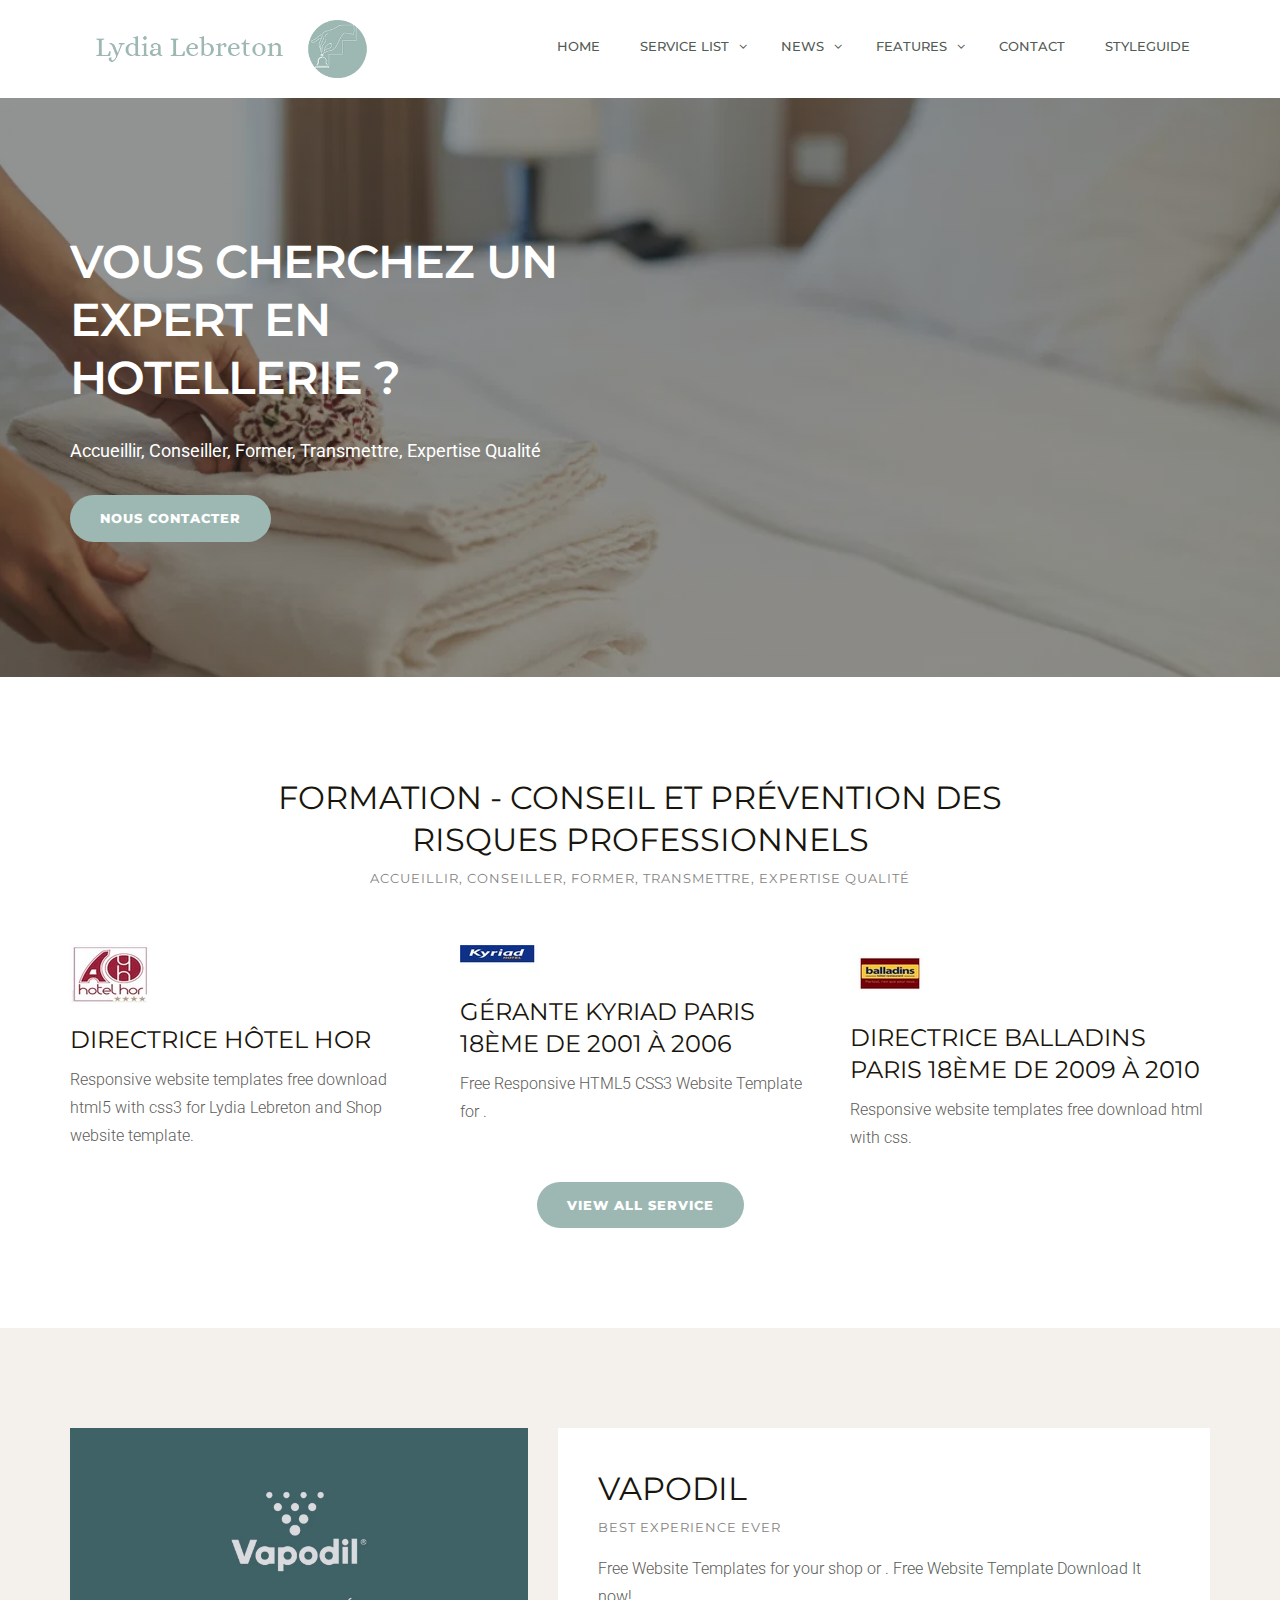
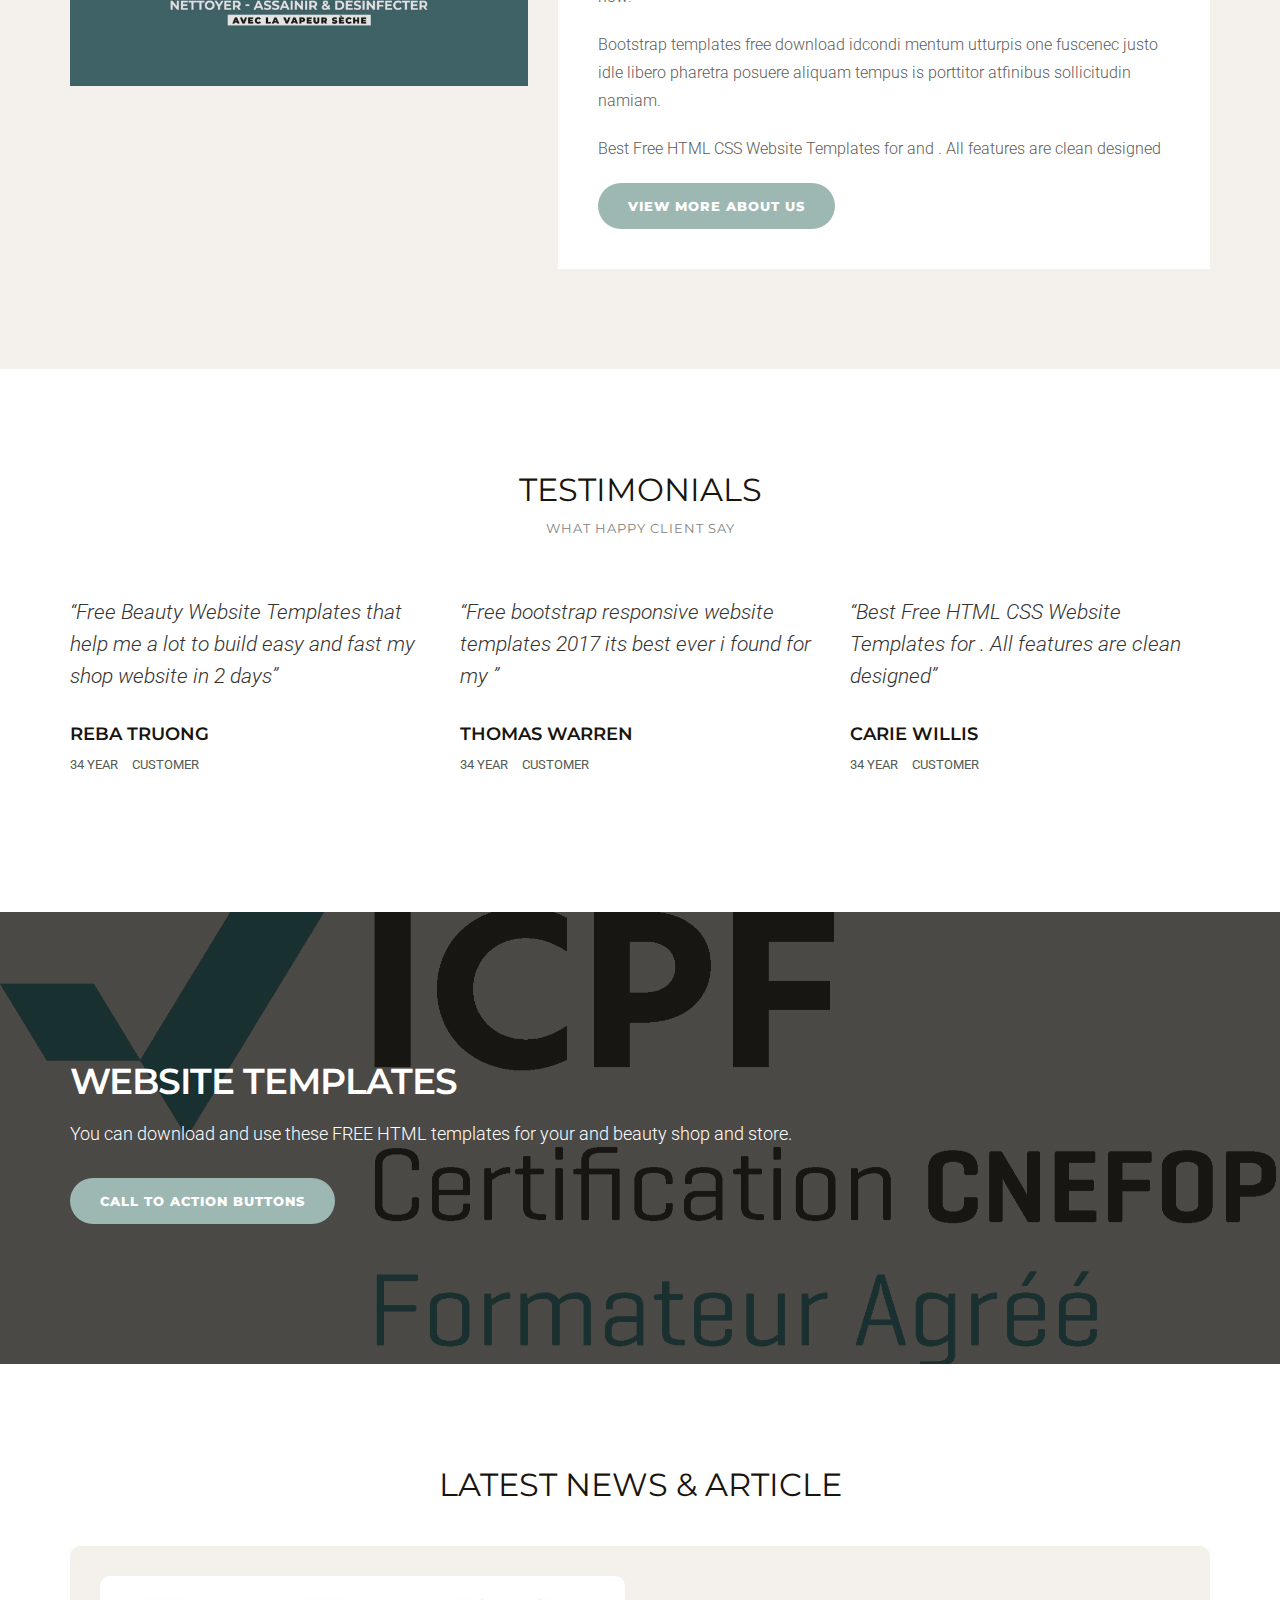
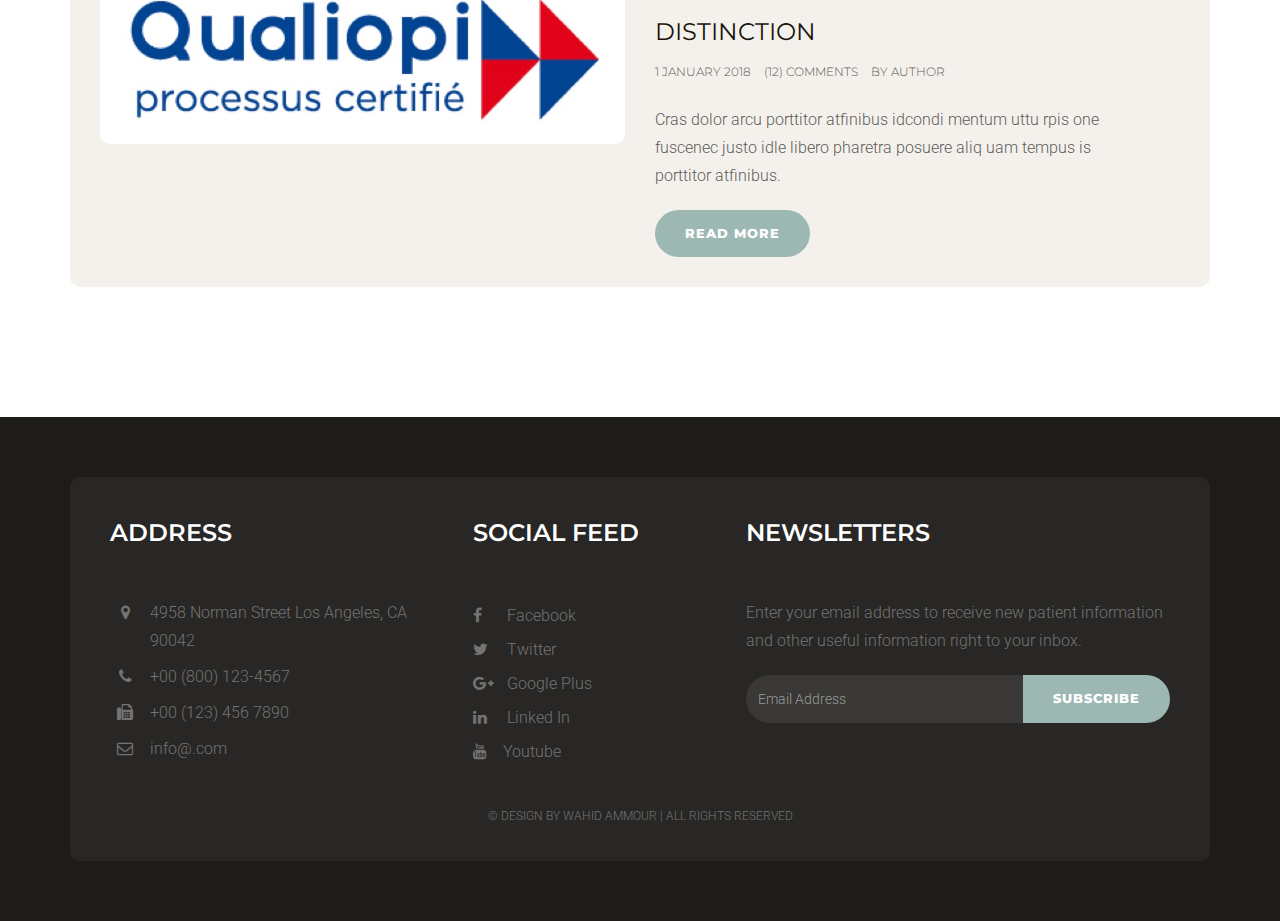
<file: index.html>
<!DOCTYPE html>
<html lang="en">

<head>
    <meta charset="utf-8">
    <meta http-equiv="X-UA-Compatible" content="IE=edge">
    <meta name="viewport" content="width=device-width, initial-scale=1">
    <!-- The above 3 meta tags *must* come first in the head; any other head content must come *after* these tags -->
    <meta name="description" content="Lydia Lebreton templates for mens  cut service provider.">
    <meta name="keywords" content="Lydia Lebreton website templates free download, html5 template, free responsive website templates, website layout,html5 website templates, template for website design, beauty HTML5 templates, cosmetics website templates free download">
    <title>Lydia Lebreton</title>
    <!-- Bootstrap -->
    <link href="css/bootstrap.min.css" rel="stylesheet">
    <!-- Google Fonts -->
    <link href="https://fonts.googleapis.com/css?family=Roboto:300,300i,400,400i,500,500i,700,700i%7cMontserrat:300,300i,400,400i,500,500i,600,600i,700,700i" rel="stylesheet">
    <!-- Font Awesome -->
    <link href="css/font-awesome.min.css" rel="stylesheet">
    <!-- Style -->
    <link href="css/style.css" rel="stylesheet">
    <!-- HTML5 shim and Respond.js for IE8 support of HTML5 elements and media queries -->
    <!-- WARNING: Respond.js doesn't work if you view the page via file:// -->
    <!--[if lt IE 9]>
    <script src="https://oss.maxcdn.com/html5shiv/3.7.3/html5shiv.min.js "></script>
    <script src="https://oss.maxcdn.com/respond/1.4.2/respond.min.js "></script>
<![endif]-->
</head>

<body>
    <div class="header">
        <div class="container">
            <div class="row">
                <div class="col-lg-4 col-md-4 col-sm-12 col-xs-12">
                    <a href="index.html"><img src="images/logo.png" style="width:300px;height:auto;margin-left: auto;  margin-right: auto;" alt="Lydia Lebreton"></a>
                </div>
                <div class="col-lg-8 col-md-4 col-sm-12 col-xs-12">
                    <div class="navigation">
                        <div id="navigation">
                            <ul>
                                <li class="active"><a href="index.html" title="Home">Home</a></li>
                                <li class="has-sub"><a href="service-list.html" title="Service List">Service List</a>
                                    <ul>
                                        <li><a href="service-list.html" title="Service List">Service List</a></li>
                                        <li><a href="service-detail.html" title="Service Detail">Service Detail</a></li>
                                    </ul>
                                </li>
                                <li class="has-sub"><a href="blog-default.html" title="Blog ">News</a>
                                    <ul>
                                        <li><a href="blog-default.html" title="Blog">Blog Default</a></li>
                                        <li><a href="blog-single.html" title="Blog Single ">Blog Single</a></li>
                                    </ul>
                                </li>
                                <li><a href="#" title="Features">Features</a>
                                    <ul>
                                        <li><a href="testimonial.html" title="Service List">Testimonial</a></li>
                                        <li><a href="styleguide.html" title="Service Detail">Style Guide</a></li>
                                    </ul>
                                </li>
                                <li><a href="contact.html" title="Contact Us">Contact</a> </li>
                                <li><a href="styleguide.html" title="Styleguide">styleguide</a> </li>
                            </ul>
                        </div>
                    </div>
                </div>
            </div>
        </div>
    </div>
    <div class="hero-section">
        <div class="container">
            <div class="row">
                <div class="col-lg-6 col-md-6 col-sm-6 col-xs-12">
                    <h1 class="hero-title">Vous cherchez un expert en hotellerie ?</h1>
                    <p class="hero-text"><strong>Accueillir, Conseiller, Former, Transmettre, Expertise Qualité </strong> </p>
                    <a href="#" class="btn btn-default">Nous contacter</a> </div>
            </div>
        </div>
    </div>
    <div class="space-medium">
        <div class="container">
            <div class="row">
                <div class="col-md-offset-2 col-md-8">
                    <div class="mb60 text-center section-title">
                        <!-- section title start-->
                        <h1>Formation - Conseil et Prévention des risques professionnels</h1>
                        <h5 class="small-title ">Accueillir, Conseiller, Former, Transmettre, Expertise Qualité</h5>
                    </div>
                    <!-- /.section title start-->
                </div>
            </div>
            <div class="row">
                <div class="col-lg-4 col-md-4 col-sm-4 col-xs-12">
                    <div class="service-block">
                        <!-- service block -->
                        <div class="service-icon mb20">
                            <!-- service img -->
                            <img src="images/service-icon-1.png" alt=""> </div>
                        <!-- service img -->
                        <div class="service-content">
                            <!-- service content -->
                            <h2><a href="# " class="title ">Directrice Hôtel HOR</a></h2>
                            <p>Responsive website templates free download html5 with css3 for Lydia Lebreton and Shop website template.</p>
                            <div class="price "></div>
                        </div>
                        <!-- service content -->
                    </div>
                    <!-- /.service block -->
                </div>
                <div class="col-lg-4 col-md-4 col-sm-4 col-xs-12">
                    <div class="service-block">
                        <!-- service block -->
                        <div class="service-icon mb20">
                            <!-- service img -->
                            <img src="images/service-icon-2.png" alt=""> </div>
                        <!-- service img -->
                        <div class="service-content">
                            <!-- service content -->
                            <h2><a href="#" class="title ">Gérante Kyriad Paris 18ème de 2001 à 2006</a></h2>
                            <p>Free Responsive HTML5 CSS3 Website Template for .</p>
                            <div class="price"></div>
                        </div>
                        <!-- service content -->
                    </div>
                    <!-- /.service block -->
                </div>
                <div class="col-lg-4 col-md-4 col-sm-4 col-xs-12">
                    <div class="service-block">
                        <!-- service block -->
                        <div class="service-icon mb20">
                            <!-- service img -->
                            <img src="images/service-icon-3.png" alt=""> </div>
                        <!-- service img -->
                        <div class="service-content">
                            <!-- service content -->
                            <h2><a href="#" class="title ">Directrice Balladins Paris 18ème De 2009 à 2010</a></h2>
                            <p>Responsive website templates free download html with css.</p>
                            <div class="price "></div>
                        </div>
                        <!-- service content -->
                    </div>
                    <!-- /.service block -->
                </div>
                <div class="col-lg-12 col-sm-12 col-md-12 col-xs-12 text-center"> <a href="#" class="btn btn-default"> View All Service </a> </div>
            </div>
        </div>
    </div>
    <div class="space-medium bg-default">
        <div class="container">
            <div class="row">
                <div class="col-lg-5 col-md-5 col-sm-12 col-xs-12"><img src="images/about-img.jpg" alt="" class="img-responsive"></div>
                <div class="col-lg-7 col-md-7 col-sm-12 col-xs-12">
                    <div class="well-block">
                        <h1>Vapodil</h1>
                        <h5 class="small-title ">best experience ever</h5>
                        <p>Free  Website Templates for your  shop or . <a href="https://easetemplate.com/">Free Website Template Download It now!</a></p>
                        <p>Bootstrap templates free download idcondi mentum utturpis one fuscenec justo idle libero pharetra posuere aliquam tempus is porttitor atfinibus sollicitudin namiam.</p>
                        <p>Best Free HTML CSS Website Templates for  and   . All features are clean designed</p>
                        <a href="# " class="btn btn-default">View More About us</a> </div>
                </div>
            </div>
        </div>
    </div>
    <div class="space-medium">
        <div class="container">
            <div class="row">
                <div class="col-lg-offset-2 col-lg-8 col-md-offset-2 col-md-8 col-sm-12 col-xs-12">
                    <div class="section-title mb60 text-center">
                        <!-- section title start-->
                        <h1>testimonials</h1>
                        <h5 class="small-title">What Happy Client Say</h5>
                    </div>
                    <!-- /.section title start-->
                </div>
            </div>
            <div class="row">
                <div class="col-lg-4 col-md-4 col-sm-4 col-xs-12">
                    <div class="testimonial-block">
                        <!-- testimonial block -->
                        <div class="testimonial-content">
                            <p class="testimonial-text">“Free Beauty Website Templates that help me a lot to build easy and fast my  shop website in 2 days”</p>
                        </div>
                        <div class="testimonial-info">
                            <h4 class="testimonial-name">Reba Truong</h4>
                            <span class="testimonial-meta">34 Year</span> <span class="testimonial-meta">Customer</span> </div>
                    </div>
                    <!--/. testimonial block -->
                </div>
                <div class="col-lg-4 col-md-4 col-sm-4 col-xs-12">
                    <div class="testimonial-block">
                        <!-- testimonial block -->
                        <div class="testimonial-content">
                            <p class="testimonial-text">“Free bootstrap responsive website templates 2017 its best ever i found for my ”</p>
                        </div>
                        <div class="testimonial-info">
                            <h4 class="testimonial-name">Thomas Warren</h4>
                            <span class="testimonial-meta">34 Year</span> <span class="testimonial-meta ">Customer</span> </div>
                    </div>
                    <!--/. testimonial block -->
                </div>
                <div class="col-lg-4 col-md-4 col-sm-4 col-xs-12">
                    <div class="testimonial-block">
                        <!-- testimonial block -->
                        <div class="testimonial-content">
                            <p class="testimonial-text">“Best Free HTML CSS Website Templates for  . All features are clean designed”</p>
                        </div>
                        <div class="testimonial-info">
                            <h4 class="testimonial-name">Carie Willis</h4>
                            <span class="testimonial-meta">34 Year</span> <span class="testimonial-meta">Customer</span> </div>
                    </div>
                    <!--/. testimonial block -->
                </div>
            </div>
        </div>
    </div>
    <div class="cta-section">
        <div class="container">
            <div class="row">
                <div class="col-md-12">
                    <h1 class="cta-title"> website templates</h1>
                    <p class="cta-text">You can download and use these FREE HTML templates for your  and beauty shop and store. </p>
                    <a href="http://wahid-awa.github.io" class="btn btn-default" target="_blank">Call to action buttons</a> </div>
            </div>
        </div>
    </div>
    <div class="space-medium">
        <div class="container">
            <div class="row">
                <div class="col-lg-offset-2 col-lg-8 col-md-offset-2 col-md-8 col-sm-12 col-xs-12">
                    <div class="section-title mb40 text-center">
                        <!-- section title start-->
                        <h1>Latest News &amp; Article</h1>
                    </div>
                    <!-- /.section title start-->
                </div>
            </div>
            <div class="row">
                <div class="col-lg-12 col-md-12 col-sm-12 col-xs-12">
                    <div class="post-block">
                        <div class="row ">
                            <!-- post block -->
                            <div class="col-md-6">
                                <div class="post-img">
                                    <a href="#"><img src="images/post-img.jpg" alt="" class="img-responsive"></a>
                                </div>
                            </div>
                            <div class="col-md-6">
                                <div class="post-content">
                                    <h2><a href="https://easetemplate.com/" class="title" target="_blank"> Distinction</a></h2>
                                    <p class="meta"> <span class="meta-date"> 1 January 2018</span> <span class="meta-comment"><a href="# ">(12) Comments</a></span> <span class="meta-author">By <a href="#">Author</a></span></p>
                                    <p>Cras dolor arcu porttitor atfinibus idcondi mentum uttu rpis one fuscenec justo idle libero pharetra posuere aliq uam tempus is porttitor atfinibus.</p>
                                    <a href="#" class="btn btn-default">Read More</a> </div>
                            </div>
                        </div>
                        <!-- /.post block -->
                    </div>
                </div>
            </div>
        </div>
    </div>
    <div class="footer">
        <!-- footer-->
        <div class="container">
            <div class="footer-block">
                <!-- footer block -->
                <div class="row">
                    <div class="col-lg-4 col-md-4 col-sm-6 col-xs-12">
                        <div class="footer-widget">
                            <h2 class="widget-title">ADDRESS</h2>
                            <ul class="listnone contact">
                                <li><i class="fa fa-map-marker"></i> 4958 Norman Street Los Angeles, CA 90042 </li>
                                <li><i class="fa fa-phone"></i> +00 (800) 123-4567</li>
                                <li><i class="fa fa-fax"></i> +00 (123) 456 7890</li>
                                <li><i class="fa fa-envelope-o"></i> info@.com</li>
                            </ul>
                        </div>
                    </div>
                    <div class="col-lg-3 col-md-3 col-sm-6 col-xs-12">
                        <div class="footer-widget footer-social">
                            <!-- social block -->
                            <h2 class="widget-title">Social Feed</h2>
                            <ul class="listnone">
                                <li>
                                    <a href="#"> <i class="fa fa-facebook"></i> Facebook </a>
                                </li>
                                <li><a href="#"><i class="fa fa-twitter"></i> Twitter</a></li>
                                <li><a href="#"><i class="fa fa-google-plus"></i> Google Plus</a></li>
                                <li><a href="#"><i class="fa fa-linkedin"></i> Linked In</a></li>
                                <li>
                                    <a href="#"> <i class="fa fa-youtube"></i>Youtube</a>
                                </li>
                            </ul>
                        </div>
                        <!-- /.social block -->
                    </div>
                    <div class="col-lg-5 col-md-5 col-sm-12 col-xs-12">
                        <div class="footer-widget widget-newsletter">
                            <!-- newsletter block -->
                            <h2 class="widget-title">Newsletters</h2>
                            <p>Enter your email address to receive new patient information and other useful information right to your inbox.</p>
                            <div class="input-group">
                                <input type="text" class="form-control" placeholder="Email Address">
                                <span class="input-group-btn">
                            <button class="btn btn-default" type="button">Subscribe</button>
                            </span>
                            </div>
                            <!-- /input-group -->
                        </div>
                        <!-- newsletter block -->
                    </div>
                </div>
                <div class="tiny-footer">
                    <!-- tiny footer block -->
                    <div class="row">
                        <div class="col-lg-12 col-md-12 col-sm-12 col-xs-12">
                            <div class="copyright-content">
                                <p>© DESIGN BY WAHID AMMOUR  | ALL RIGHTS RESERVED</p>
                            </div>
                        </div>
                    </div>
                </div>
                <!-- /.tiny footer block -->
            </div>
            <!-- /.footer block -->
        </div>
    </div>
    <!-- /.footer-->
    <!-- jQuery (necessary for Bootstrap's JavaScript plugins) -->
    <script src="js/jquery.min.js"></script>
    <!-- Include all compiled plugins (below), or include individual files as needed -->
    <script src="js/bootstrap.min.js"></script>
    <script src="js/menumaker.js"></script>
    <!-- sticky header -->
    <script src="js/jquery.sticky.js"></script>
    <script src="js/sticky-header.js"></script>
</body>

</html>
</file>
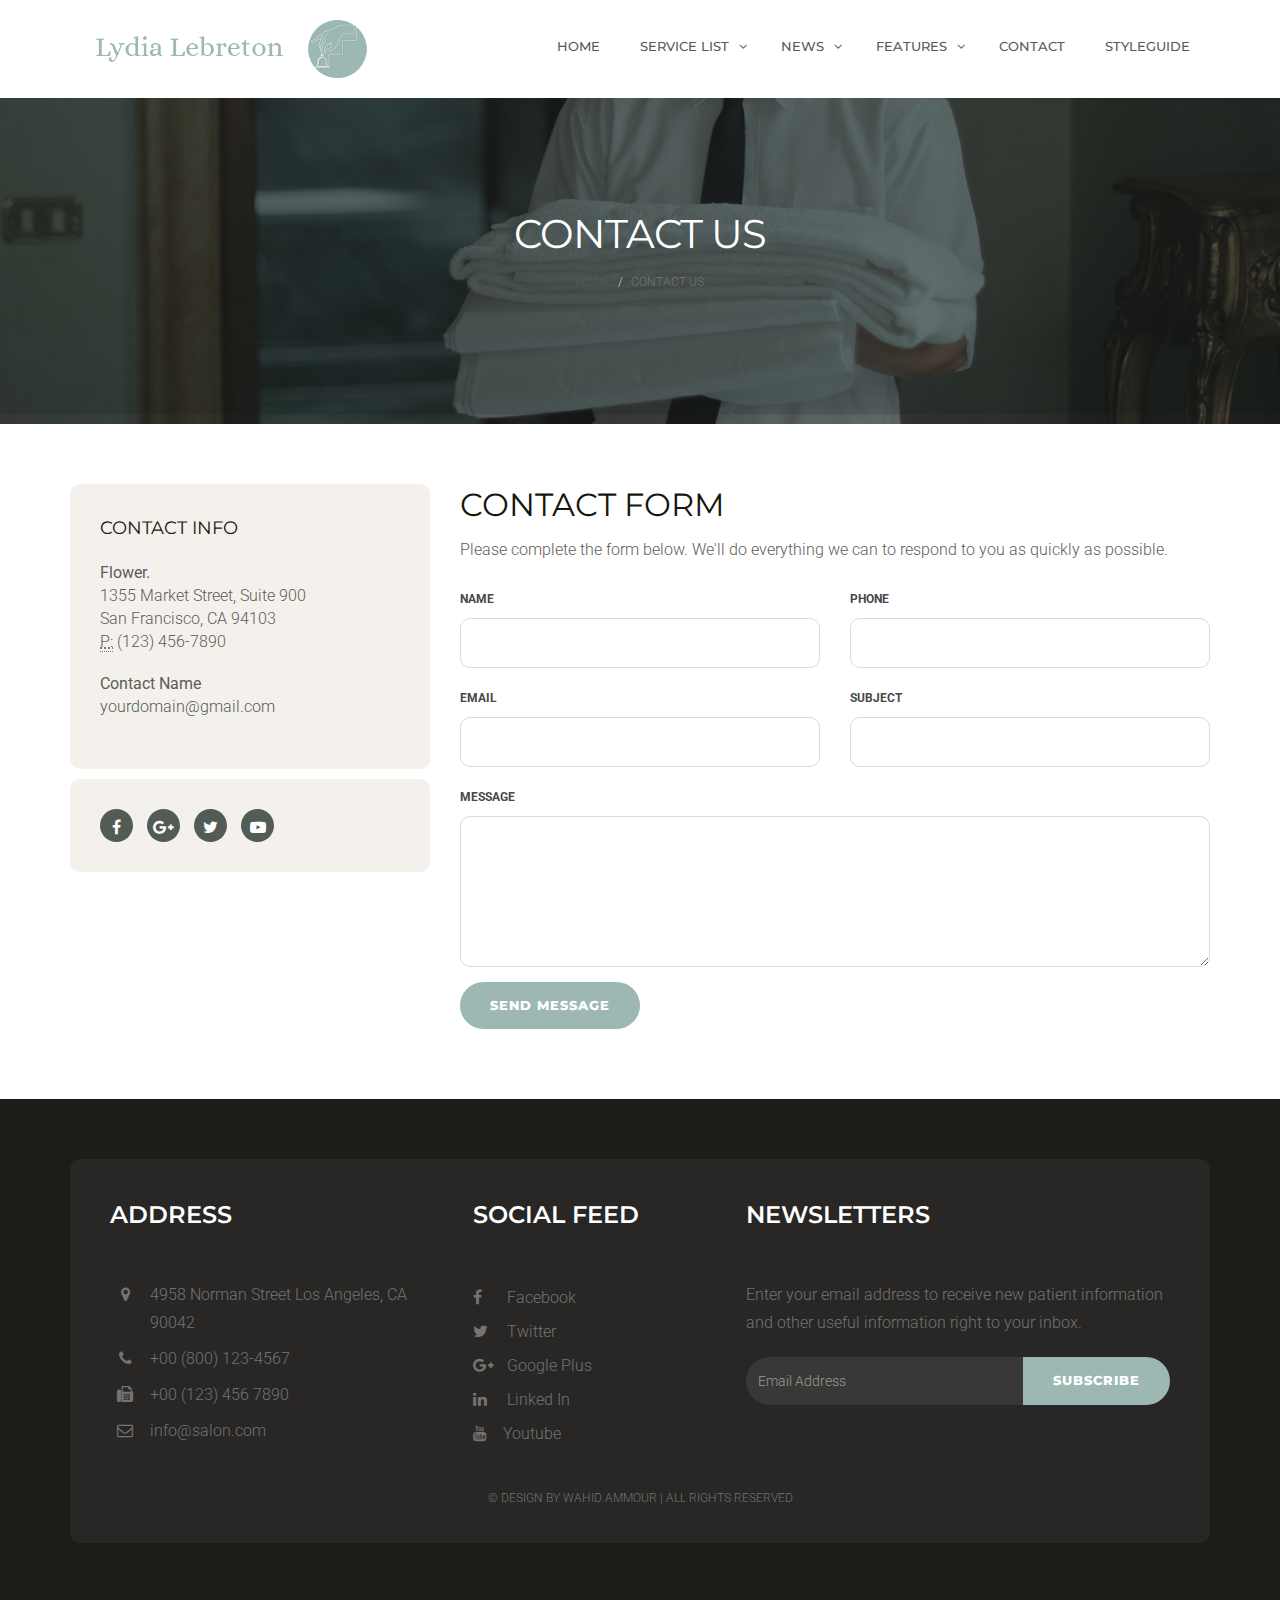
<file: contact.html>
<!DOCTYPE html>
<html lang="en">

<head>
    <meta charset="utf-8">
    <meta http-equiv="X-UA-Compatible" content="IE=edge">
    <meta name="viewport" content="width=device-width, initial-scale=1">
    <!-- The above 3 meta tags *must* come first in the head; any other head content must come *after* these tags -->
    <meta name="description" content="Hair salon templates for mens hair cut service provider.">
    <meta name="keywords" content="hair salon website templates free download, html5 template, free responsive website templates, website layout,html5 website templates, template for website design, beauty HTML5 templates, cosmetics website templates free download">
    <title>Lydia Lebreton</title>
    <!-- Bootstrap -->
    <link href="css/bootstrap.min.css" rel="stylesheet">
    <!-- Google Fonts -->
    <link href="https://fonts.googleapis.com/css?family=Roboto:300,300i,400,400i,500,500i,700,700i%7cMontserrat:300,300i,400,400i,500,500i,600,600i,700,700i" rel="stylesheet">
    <!-- Font Awesome -->
    <link href="css/font-awesome.min.css" rel="stylesheet">
    <!-- Style -->
    <link href="css/style.css" rel="stylesheet">
    <!-- HTML5 shim and Respond.js for IE8 support of HTML5 elements and media queries -->
    <!-- WARNING: Respond.js doesn't work if you view the page via file:// -->
    <!--[if lt IE 9]>
      <script src="https://oss.maxcdn.com/html5shiv/3.7.3/html5shiv.min.js"></script>
      <script src="https://oss.maxcdn.com/respond/1.4.2/respond.min.js"></script>
    <![endif]-->
</head>

<body>
    <div class="header">
        <div class="container">
            <div class="row">
                <div class="col-lg-4 col-md-4 col-sm-12 col-xs-12">
                    <a href="index.html"><img src="images/logo.png" style="width:300px;height:auto;margin-left: auto;  margin-right: auto;" alt=""></a>
                </div>
                <div class="col-lg-8 col-md-4 col-sm-12 col-xs-12">
                    <div class="navigation">
                        <div id="navigation">
                            <ul>
                                <li class="active"><a href="index.html" title="Home">Home</a></li>
                                <li class="has-sub"><a href="service-list.html" title="Service List">Service List</a>
                                    <ul>
                                        <li><a href="service-list.html" title="Service List">Service List</a></li>
                                        <li><a href="service-detail.html" title="Service Detail">Service Detail</a></li>
                                    </ul>
                                </li>
                                <li class="has-sub"><a href="blog-default.html" title="Blog ">News</a>
                                    <ul>
                                        <li><a href="blog-default.html" title="Blog">Blog Default</a></li>
                                        <li><a href="blog-single.html" title="Blog Single ">Blog Single</a></li>
                                    </ul>
                                </li>
                                <li><a href="#" title="Features">Features</a>
                                    <ul>
                                        <li><a href="testimonial.html" title="Service List">Testimonial</a></li>
                                        <li><a href="styleguide.html" title="Service Detail">Style Guide</a></li>
                                    </ul>
                                </li>
                                <li><a href="contact.html" title="Contact Us">Contact</a> </li>
                                <li><a href="styleguide.html" title="Styleguide">styleguide</a> </li>
                            </ul>
                        </div>
                    </div>
                </div>
            </div>
        </div>
    </div>
    <div class="page-header">
        <div class="container">
            <div class="row">
                <div class="col-lg-12 col-md-12 col-sm-12 col-xs-12">
                    <div class="page-caption">
                        <h2 class="page-title">Contact us</h2>
                        <div class="page-breadcrumb">
                            <ol class="breadcrumb">
                                <li><a href="index.html">Home</a></li>
                                <li class="active">Contact us</li>
                            </ol>
                        </div>
                    </div>
                </div>
            </div>
        </div>
    </div>
    <div class="content">
        <div class="container">
            <div class="row">
                <div class="col-lg-4 col-md-4 col-sm-4 col-xs-12">
                    <div class="widget widget-contact">
                        <!-- widget search -->
                        <h3 class="widget-title">Contact Info</h3>
                        <address>
                            <strong>Flower.</strong>
                            <br> 1355 Market Street, Suite 900
                            <br> San Francisco, CA 94103
                            <br>
                            <abbr title="Phone">P:</abbr> (123) 456-7890
                        </address>
                        <address>
                            <strong>Contact Name</strong>
                            <br>
                            <a href="mailto:#">yourdomain@gmail.com</a>
                        </address>
                    </div>
                    <!-- /.widget search -->
                    <div class="widget widget-social">
                        <div class="social-circle">
                            <a href="#" class="#"><i class="fa fa-facebook"></i></a>
                            <a href="#" class="#"><i class="fa fa-google-plus"></i></a>
                            <a href="#" class="#"><i class="fa fa-twitter"></i></a>
                            <a href="#" class="#"><i class="fa fa-youtube-play"></i></a>
                        </div>
                    </div>
                </div>
                <div class="col-lg-8 col-md-8 col-sm-8 col-xs-12">
                    <div class="row">
                        <div class="col-lg-12 col-md-12 col-sm-12 col-xs-12">
                            <h1>Contact Form</h1>
                            <p> Please complete the form below. We'll do everything we can to respond to you as quickly as possible.</p>
                            <form>
                                <div class="row">
                                    <div class="col-md-6">
                                        <label class="control-label" for="name">name</label>
                                        <input type="text" name="name" id="name" placeholder="" class="form-control">
                                    </div>
                                    <div class="col-md-6">
                                        <label class="control-label" for="phone">phone</label>
                                        <input type="text" name="phone" id="phone" placeholder="" class="form-control">
                                    </div>
                                    <div class="col-md-6">
                                        <label class="control-label" for="email">email</label>
                                        <input type="text" name="email" id="email" placeholder="" class="form-control">
                                    </div>
                                    <div class="col-md-6">
                                        <label class="control-label" for="Subject">Subject</label>
                                        <input type="text" name="Subject" id="Subject" placeholder="" class="form-control">
                                    </div>
                                    <div class="col-lg-12 col-md-12 col-sm-12 col-xs-12">
                                        <div class="form-group">
                                            <label class="control-label" for="textarea">Message</label>
                                            <textarea class="form-control" id="textarea" name="textarea" rows="6" placeholder=""></textarea>
                                        </div>
                                    </div>
                                    <div class="col-md-12">
                                        <div class="form-group">
                                            <button id="singlebutton" name="singlebutton" class="btn btn-default">send message</button>
                                        </div>
                                    </div>
                                </div>
                            </form>
                        </div>
                    </div>
                </div>
            </div>
        </div>
    </div>
    <div class="footer">
        <!-- footer-->
        <div class="container">
            <div class="footer-block">
                <!-- footer block -->
                <div class="row">
                    <div class="col-lg-4 col-md-4 col-sm-6 col-xs-12">
                        <div class="footer-widget">
                            <h2 class="widget-title">ADDRESS</h2>
                            <ul class="listnone contact">
                                <li><i class="fa fa-map-marker"></i> 4958 Norman Street Los Angeles, CA 90042 </li>
                                <li><i class="fa fa-phone"></i> +00 (800) 123-4567</li>
                                <li><i class="fa fa-fax"></i> +00 (123) 456 7890</li>
                                <li><i class="fa fa-envelope-o"></i> info@salon.com</li>
                            </ul>
                        </div>
                    </div>
                    <div class="col-lg-3 col-md-3 col-sm-6 col-xs-12">
                        <div class="footer-widget footer-social">
                            <!-- social block -->
                            <h2 class="widget-title">Social Feed</h2>
                            <ul class="listnone">
                                <li>
                                    <a href="#"> <i class="fa fa-facebook"></i> Facebook </a>
                                </li>
                                <li><a href="#"><i class="fa fa-twitter"></i> Twitter</a></li>
                                <li><a href="#"><i class="fa fa-google-plus"></i> Google Plus</a></li>
                                <li><a href="#"><i class="fa fa-linkedin"></i> Linked In</a></li>
                                <li>
                                    <a href="#"> <i class="fa fa-youtube"></i>Youtube</a>
                                </li>
                            </ul>
                        </div>
                        <!-- /.social block -->
                    </div>
                    <div class="col-lg-5 col-md-5 col-sm-12 col-xs-12">
                        <div class="footer-widget widget-newsletter">
                            <!-- newsletter block -->
                            <h2 class="widget-title">Newsletters</h2>
                            <p>Enter your email address to receive new patient information and other useful information right to your inbox.</p>
                            <div class="input-group">
                                <input type="text" class="form-control" placeholder="Email Address">
                                <span class="input-group-btn">
                            <button class="btn btn-default" type="button">Subscribe</button>
                            </span>
                            </div>
                            <!-- /input-group -->
                        </div>
                        <!-- newsletter block -->
                    </div>
                </div>
                <div class="tiny-footer">
                    <!-- tiny footer block -->
                    <div class="row">
                        <div class="col-lg-12 col-md-12 col-sm-12 col-xs-12">
                            <div class="copyright-content">
                                <p>© DESIGN BY WAHID AMMOUR  | ALL RIGHTS RESERVED</p>
                            </div>
                        </div>
                    </div>
                </div>
                <!-- /.tiny footer block -->
            </div>
            <!-- /.footer block -->
        </div>
    </div>
    <!-- /.footer-->
    <!-- jQuery (necessary for Bootstrap's JavaScript plugins) -->
    <script src="js/jquery.min.js"></script>
    <!-- Include all compiled plugins (below), or include individual files as needed -->
    <script src="js/bootstrap.min.js"></script>
    <script src="js/menumaker.js"></script>
    <script src="js/jquery.sticky.js"></script>
    <script src="js/sticky-header.js"></script>
</body>

</html>
</file>
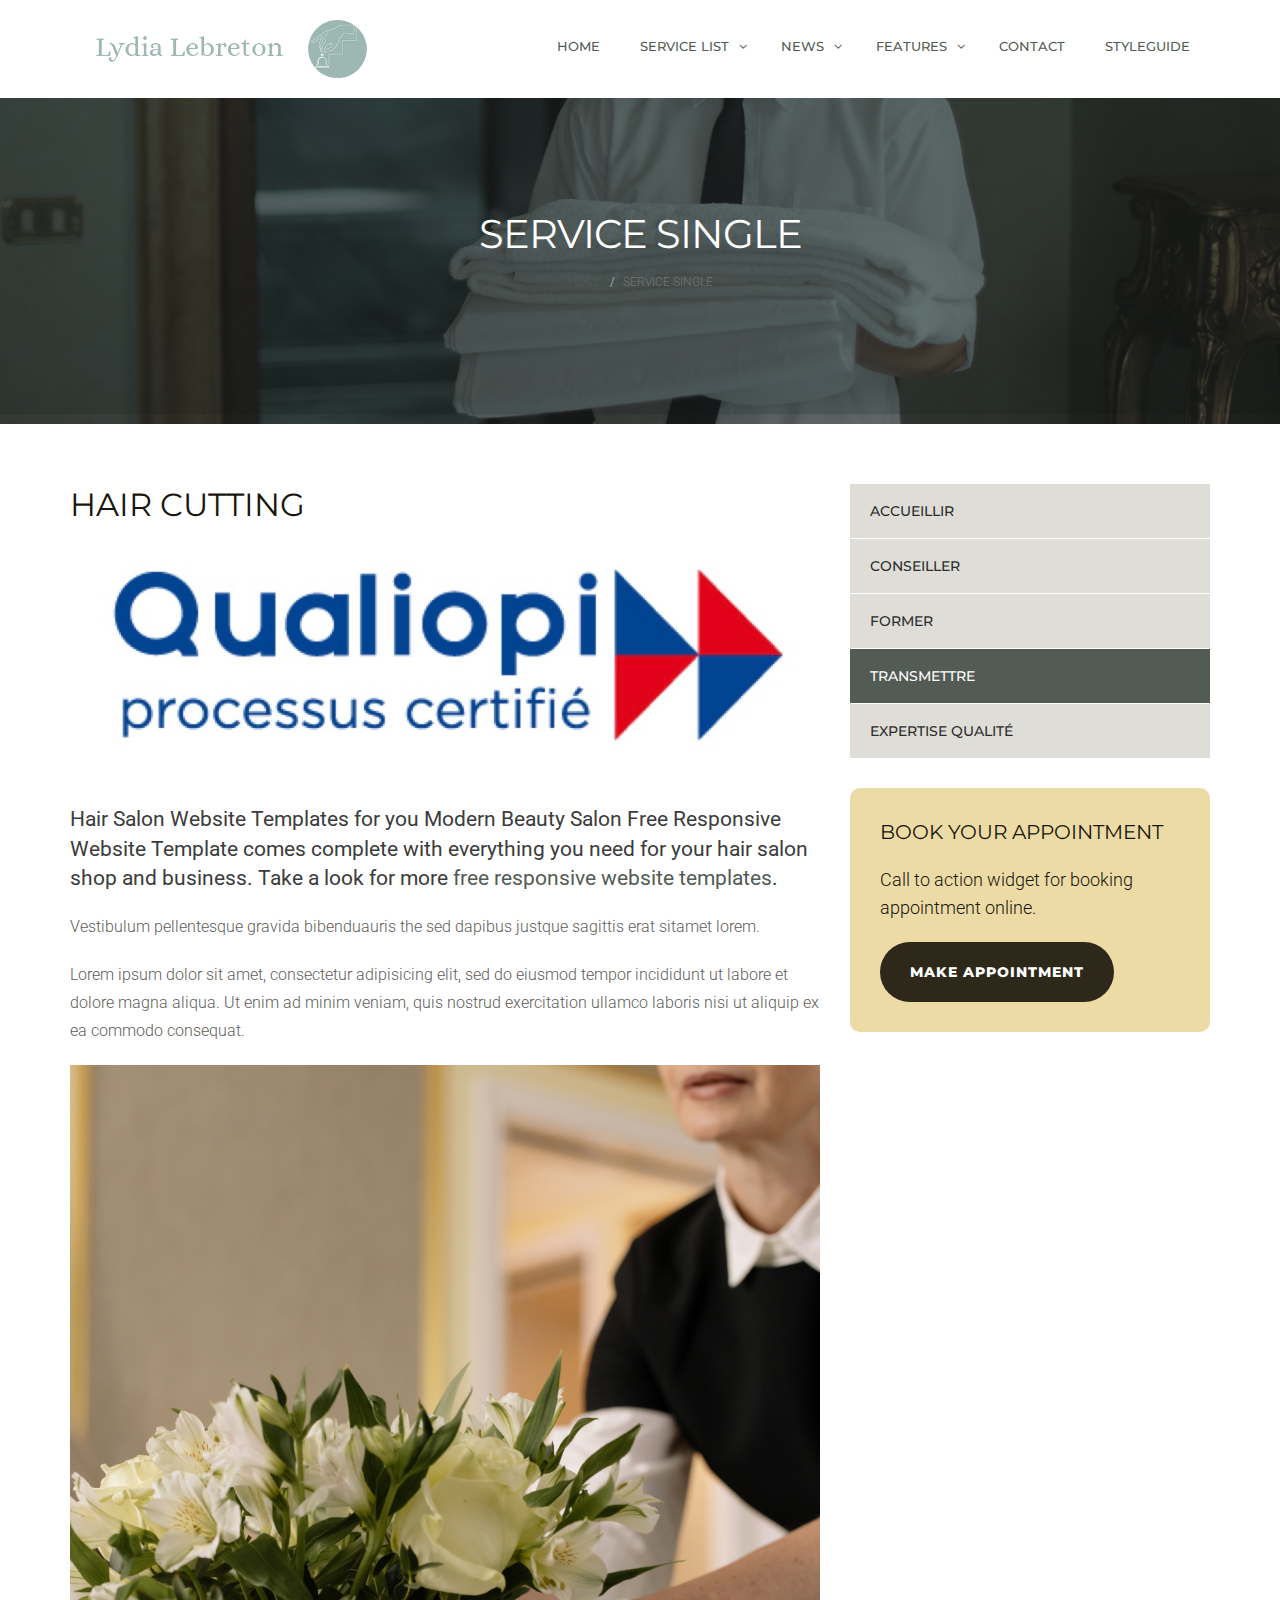
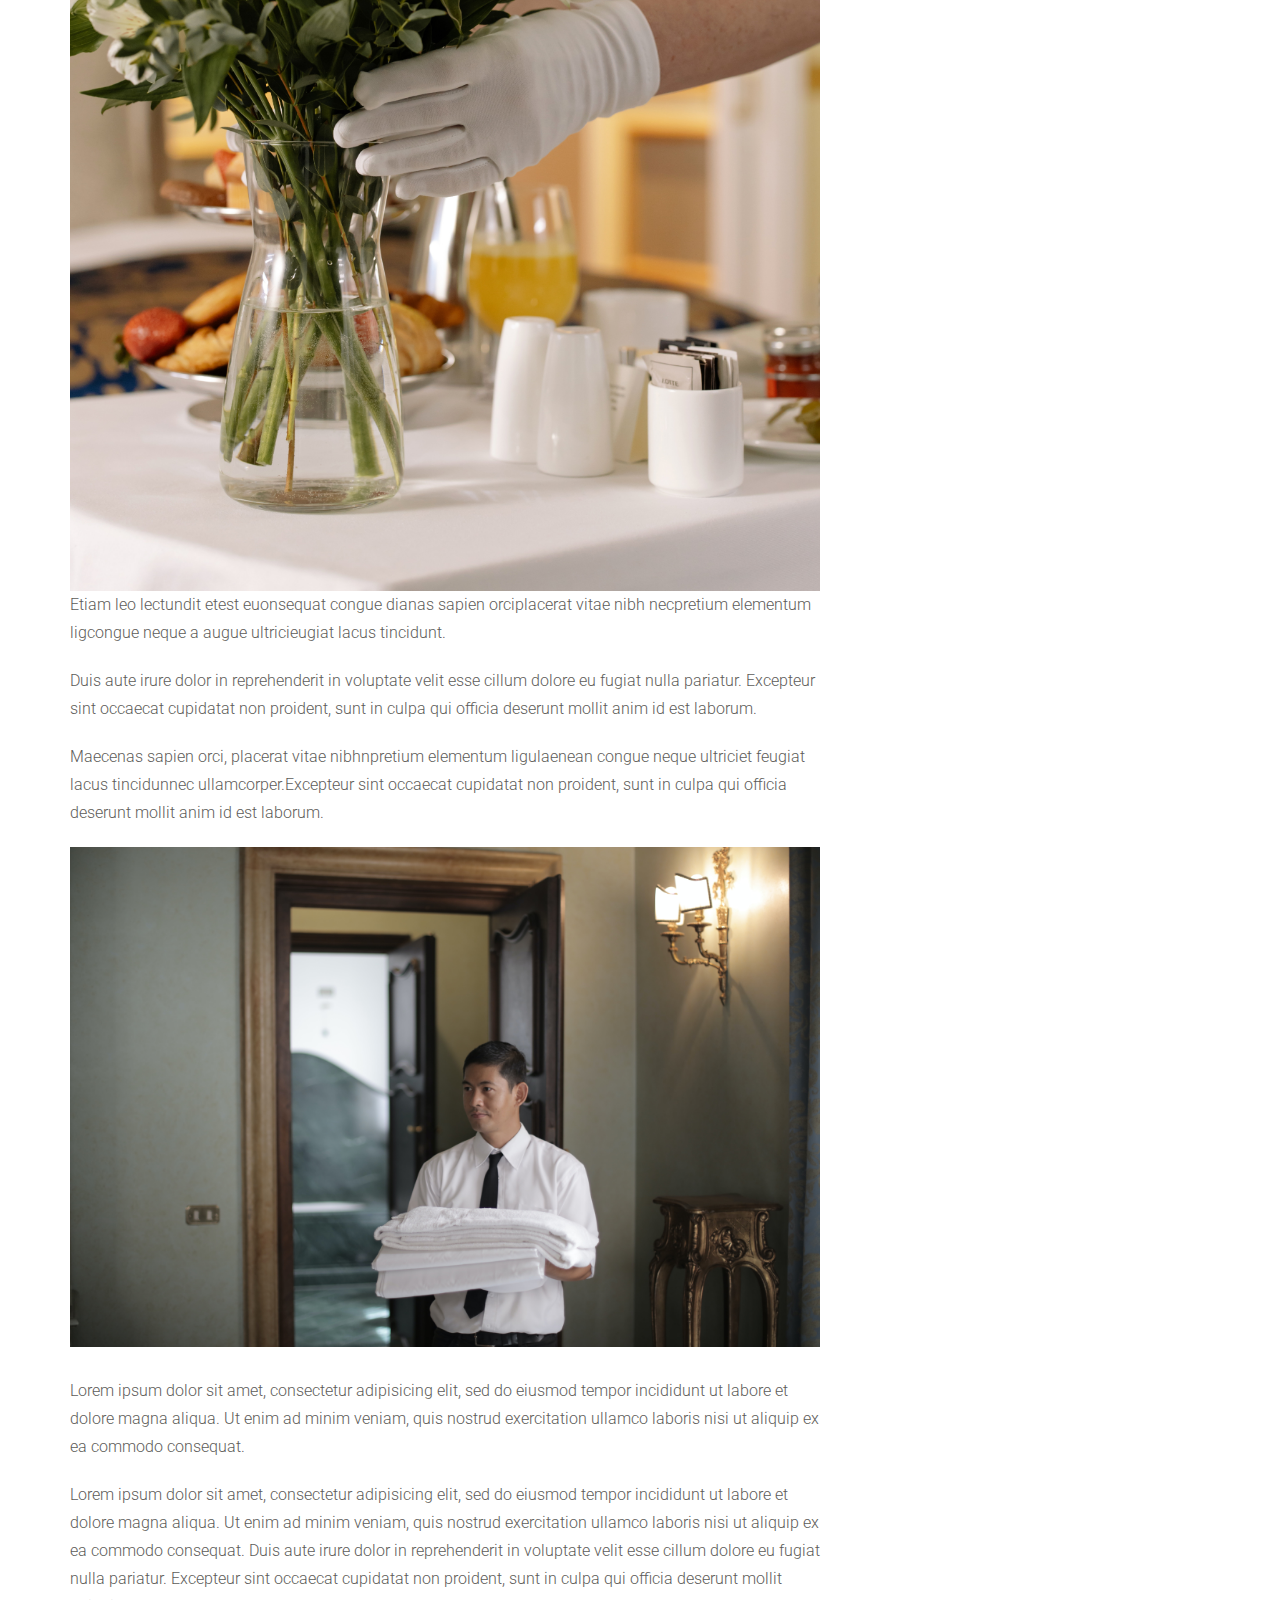
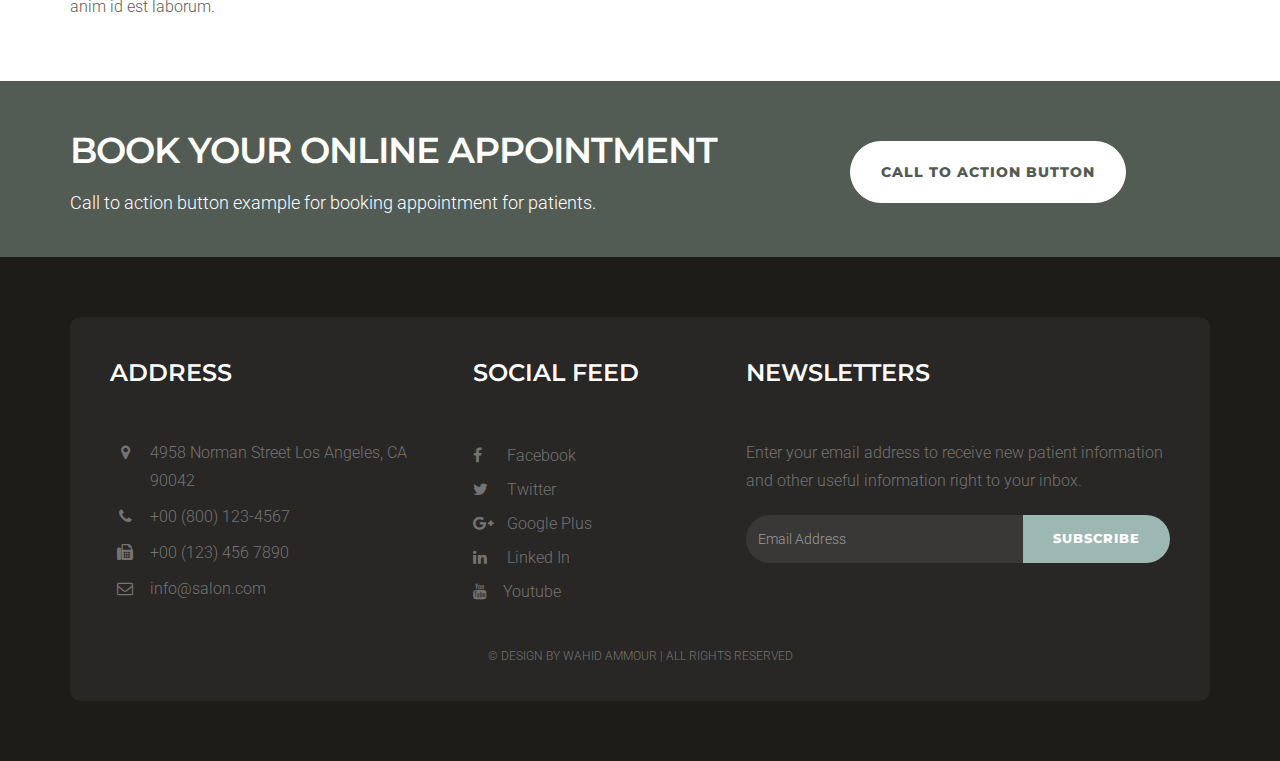
<file: service-detail.html>
<!DOCTYPE html>
<html lang="en">

<head>
    <meta charset="utf-8">
    <meta http-equiv="X-UA-Compatible" content="IE=edge">
    <meta name="viewport" content="width=device-width, initial-scale=1">
    <!-- The above 3 meta tags *must* come first in the head; any other head content must come *after* these tags -->
    <meta name="description" content="Hair salon templates for mens hair cut service provider.">
    <meta name="keywords" content="hair salon website templates free download, html5 template, free responsive website templates, website layout,html5 website templates, template for website design, beauty HTML5 templates, cosmetics website templates free download">
    <title>Lydia Lebreton</title>
    <!-- Bootstrap -->
    <link href="css/bootstrap.min.css" rel="stylesheet">
    <!-- Google Fonts -->
    <link href="https://fonts.googleapis.com/css?family=Roboto:300,300i,400,400i,500,500i,700,700i%7cMontserrat:300,300i,400,400i,500,500i,600,600i,700,700i" rel="stylesheet">
    <!-- Font Awesome -->
    <link href="css/font-awesome.min.css" rel="stylesheet">
    <!-- Style -->
    <link href="css/style.css" rel="stylesheet">
    <!-- HTML5 shim and Respond.js for IE8 support of HTML5 elements and media queries -->
    <!-- WARNING: Respond.js doesn't work if you view the page via file:// -->
    <!--[if lt IE 9]>
      <script src="https://oss.maxcdn.com/html5shiv/3.7.3/html5shiv.min.js"></script>
      <script src="https://oss.maxcdn.com/respond/1.4.2/respond.min.js"></script>
    <![endif]-->
</head>

<body>
    <div class="header">
        <div class="container">
            <div class="row">
                <div class="col-lg-4 col-md-4 col-sm-12 col-xs-12">
                    <a href="index.html"><img src="images/logo.png" style="width:300px;height:auto;margin-left: auto;  margin-right: auto;" alt=""></a>
                </div>
                <div class="col-lg-8 col-md-4 col-sm-12 col-xs-12">
                      <div class="navigation">
                        <div id="navigation">
                            <ul>
                                <li class="active"><a href="index.html" title="Home">Home</a></li>
                                <li class="has-sub"><a href="service-list.html" title="Service List">Service List</a>
                                    <ul>
                                        <li><a href="service-list.html" title="Service List">Service List</a></li>
                                        <li><a href="service-detail.html" title="Service Detail">Service Detail</a></li>
                                    </ul>
                                </li>
                                <li class="has-sub"><a href="blog-default.html" title="Blog ">News</a>
                                    <ul>
                                        <li><a href="blog-default.html" title="Blog">Blog Default</a></li>
                                        <li><a href="blog-single.html" title="Blog Single ">Blog Single</a></li>
                                    </ul>
                                </li>
                                <li><a href="#" title="Features">Features</a>
                                    <ul>
                                        <li><a href="testimonial.html" title="Service List">Testimonial</a></li>
                                        <li><a href="styleguide.html" title="Service Detail">Style Guide</a></li>
                                    </ul>
                                </li>
                                <li><a href="contact.html" title="Contact Us">Contact</a> </li>
                                <li><a href="styleguide.html" title="Styleguide">styleguide</a> </li>
                            </ul>
                        </div>
                    </div>
                </div>
            </div>
        </div>
    </div>
    <div class="page-header">
        <div class="container">
            <div class="row">
                <div class="col-lg-12 col-md-12 col-sm-12 col-xs-12">
                    <div class="page-caption">
                        <h2 class="page-title">Service Single</h2>
                        <div class="page-breadcrumb">
                            <ol class="breadcrumb">
                                <li><a href="index.html">Home</a></li>
                                <li class="active">Service Single</li>
                            </ol>
                        </div>
                    </div>
                </div>
            </div>
        </div>
    </div>
    <div class="content">
        <div class="container">
            <div class="row">
                <div class="col-lg-8 col-md-8 col-sm-12 col-xs-12">
                    <h1>Hair Cutting</h1>
                    <img src="images/service-single.jpg" alt="" class="img-responsive mb30">
                    <p class="lead"> Hair Salon Website Templates for you Modern Beauty Salon Free Responsive Website Template comes complete with everything you need for your hair salon shop and business. Take a look for more <a href="https://easetemplate.com/downloads/category/free-website-template/">free responsive website templates</a>.</p>
                    <p>Vestibulum pellentesque gravida bibenduauris the sed dapibus justque sagittis erat sitamet lorem.</p>
                    <p>Lorem ipsum dolor sit amet, consectetur adipisicing elit, sed do eiusmod tempor incididunt ut labore et dolore magna aliqua. Ut enim ad minim veniam, quis nostrud exercitation ullamco laboris nisi ut aliquip ex ea commodo consequat. </p><img src="images/left.jpg" class="alignleft img-responsive" alt="">
                    <p>Etiam leo lectundit etest euonsequat congue dianas sapien orciplacerat vitae nibh necpretium elementum ligcongue neque a augue ultricieugiat lacus tincidunt. </p>
                    <p>Duis aute irure dolor in reprehenderit in voluptate velit esse cillum dolore eu fugiat nulla pariatur. Excepteur sint occaecat cupidatat non proident, sunt in culpa qui officia deserunt mollit anim id est laborum.</p>
                    <p>Maecenas sapien orci, placerat vitae nibhnpretium elementum ligulaenean congue neque ultriciet feugiat lacus tincidunnec ullamcorper.Excepteur sint occaecat cupidatat non proident, sunt in culpa qui officia deserunt mollit anim id est laborum.</p>
                    <img src="images/aligntright.jpg" class="alignright img-responsive" alt="">
                    <p>Lorem ipsum dolor sit amet, consectetur adipisicing elit, sed do eiusmod tempor incididunt ut labore et dolore magna aliqua. Ut enim ad minim veniam, quis nostrud exercitation ullamco laboris nisi ut aliquip ex ea commodo consequat. </p>
                    <p>Lorem ipsum dolor sit amet, consectetur adipisicing elit, sed do eiusmod tempor incididunt ut labore et dolore magna aliqua. Ut enim ad minim veniam, quis nostrud exercitation ullamco laboris nisi ut aliquip ex ea commodo consequat. Duis aute irure dolor in reprehenderit in voluptate velit esse cillum dolore eu fugiat nulla pariatur. Excepteur sint occaecat cupidatat non proident, sunt in culpa qui officia deserunt mollit anim id est laborum.</p>
                </div>
                <div class="col-lg-4 col-md-4 col-sm-12 col-xs-12">
                    <div class="sidenav">
                        <ul class="listnone">
                            <li> <a href="#">Accueillir</a></li>
                            <li> <a href="#">Conseiller</a></li>
                            <li> <a href="#">Former</a></li>
                            <li> <a href="#" class="active">Transmettre</a></li>
                            <li> <a href="#"> Expertise Qualité</a></li>
                        </ul>
                    </div>
                    <div class="widget widget-call-to-action">
                        <h1 class="widget-title">Book Your Appointment</h1>
                        <p class="text-white">Call to action widget for booking appointment online.</p>
                        <a href="#" class="btn btn-primary btn-lg">Make Appointment</a>
                    </div>
                </div>
            </div>
        </div>
    </div>
    <div class="space-small bg-primary">
        <!-- call to action -->
        <div class="container">
            <div class="row">
                <div class="col-lg-8 col-sm-7 col-md-8 col-xs-12">
                    <h1 class="cta-title">Book your online appointment</h1>
                    <p class="cta-text"> Call to action button example for booking appointment for patients.</p>
                </div>
                <div class="col-lg-4 col-sm-5 col-md-4 col-xs-12">
                    <a href="#" class="btn btn-white btn-lg mt20">Call to action Button</a>
                </div>
            </div>
        </div>
    </div>
    <div class="footer">
        <!-- footer-->
        <div class="container">
            <div class="footer-block">
                <!-- footer block -->
                <div class="row">
                    <div class="col-lg-4 col-md-4 col-sm-6 col-xs-12">
                        <div class="footer-widget">
                            <h2 class="widget-title">ADDRESS</h2>
                            <ul class="listnone contact">
                                <li><i class="fa fa-map-marker"></i> 4958 Norman Street Los Angeles, CA 90042 </li>
                                <li><i class="fa fa-phone"></i> +00 (800) 123-4567</li>
                                <li><i class="fa fa-fax"></i> +00 (123) 456 7890</li>
                                <li><i class="fa fa-envelope-o"></i> info@salon.com</li>
                            </ul>
                        </div>
                    </div>
                    <div class="col-lg-3 col-md-3 col-sm-6 col-xs-12">
                        <div class="footer-widget footer-social">
                            <!-- social block -->
                            <h2 class="widget-title">Social Feed</h2>
                            <ul class="listnone">
                                <li>
                                    <a href="#"> <i class="fa fa-facebook"></i> Facebook </a>
                                </li>
                                <li><a href="#"><i class="fa fa-twitter"></i> Twitter</a></li>
                                <li><a href="#"><i class="fa fa-google-plus"></i> Google Plus</a></li>
                                <li><a href="#"><i class="fa fa-linkedin"></i> Linked In</a></li>
                                <li>
                                    <a href="#"> <i class="fa fa-youtube"></i>Youtube</a>
                                </li>
                            </ul>
                        </div>
                        <!-- /.social block -->
                    </div>
                    <div class="col-lg-5 col-md-5 col-sm-12 col-xs-12">
                        <div class="footer-widget widget-newsletter">
                            <!-- newsletter block -->
                            <h2 class="widget-title">Newsletters</h2>
                            <p>Enter your email address to receive new patient information and other useful information right to your inbox.</p>
                            <div class="input-group">
                                <input type="text" class="form-control" placeholder="Email Address">
                                <span class="input-group-btn">
                            <button class="btn btn-default" type="button">Subscribe</button>
                            </span>
                            </div>
                            <!-- /input-group -->
                        </div>
                        <!-- newsletter block -->
                    </div>
                </div>
                <div class="tiny-footer">
                    <!-- tiny footer block -->
                    <div class="row">
                        <div class="col-lg-12 col-md-12 col-sm-12 col-xs-12">
                            <div class="copyright-content">
                                <p>© DESIGN BY WAHID AMMOUR  | ALL RIGHTS RESERVED</p>
                            </div>
                        </div>
                    </div>
                </div>
                <!-- /.tiny footer block -->
            </div>
            <!-- /.footer block -->
        </div>
    </div>
    <!-- /.footer-->

    <!-- jQuery (necessary for Bootstrap's JavaScript plugins) -->
    <script src="js/jquery.min.js"></script>
    <!-- Include all compiled plugins (below), or include individual files as needed -->
    <script src="js/bootstrap.min.js"></script>
    <script src="js/menumaker.js"></script>
    <script src="js/jquery.sticky.js"></script>
    <script src="js/sticky-header.js"></script>
</body>

</html>
</file>
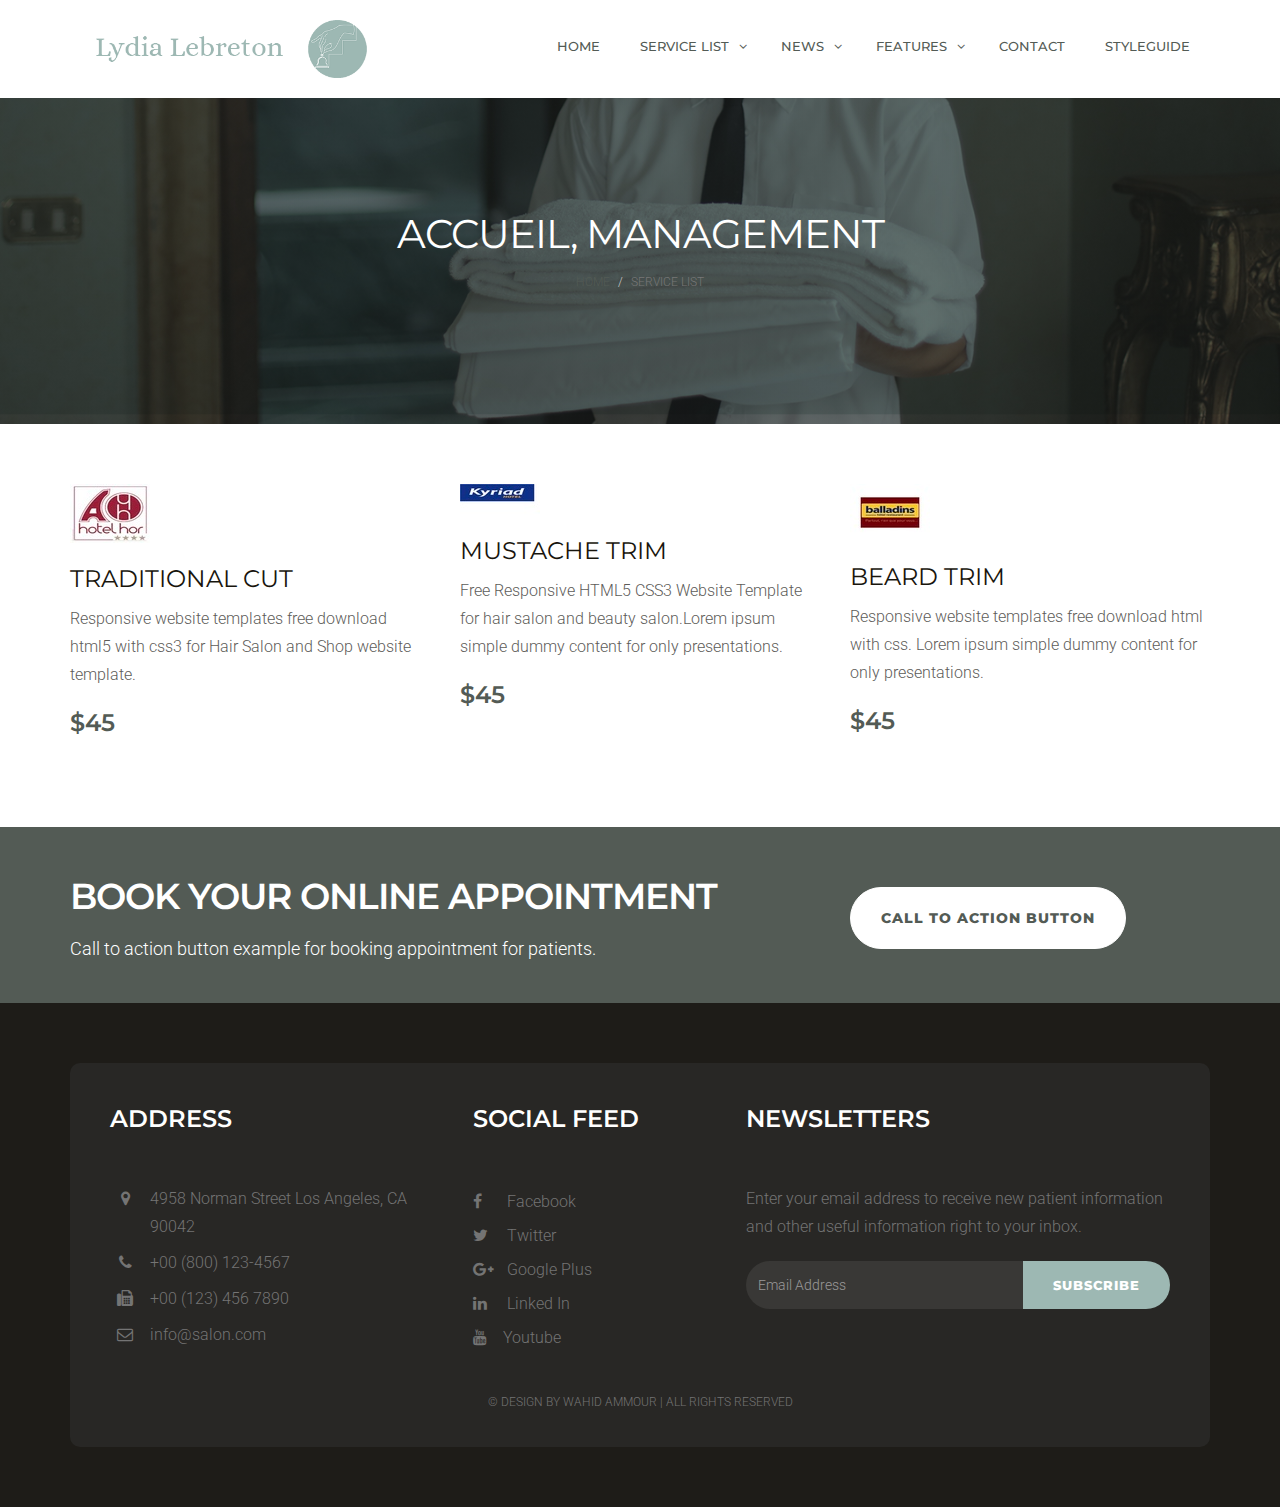
<file: service-list.html>
<!DOCTYPE html>
<html lang="en">

<head>
    <meta charset="utf-8">
    <meta http-equiv="X-UA-Compatible" content="IE=edge">
    <meta name="viewport" content="width=device-width, initial-scale=1">
    <!-- The above 3 meta tags *must* come first in the head; any other head content must come *after* these tags -->
    <meta name="description" content="Flower is free physiotherapy website template that perfectly designed for therapy center, physical therapy program courses, physiotherapy clinic and physician.">
    <meta name="keywords" content="best free website templates, html5 template, free responsive website templates,website layout,html5 website templates,template for website design, medical HTML5 templates">
    <title>Lydia Lebreton</title>
    <!-- Bootstrap -->
    <link href="css/bootstrap.min.css" rel="stylesheet">
    <!-- Google Fonts -->
    <link href="https://fonts.googleapis.com/css?family=Roboto:300,300i,400,400i,500,500i,700,700i%7cMontserrat:300,300i,400,400i,500,500i,600,600i,700,700i" rel="stylesheet">
    <!-- Font Awesome -->
    <link href="css/font-awesome.min.css" rel="stylesheet">
    <!-- Style -->
    <link href="css/style.css" rel="stylesheet">
    <!-- HTML5 shim and Respond.js for IE8 support of HTML5 elements and media queries -->
    <!-- WARNING: Respond.js doesn't work if you view the page via file:// -->
    <!--[if lt IE 9]>
      <script src="https://oss.maxcdn.com/html5shiv/3.7.3/html5shiv.min.js"></script>
      <script src="https://oss.maxcdn.com/respond/1.4.2/respond.min.js"></script>
    <![endif]-->
</head>

<body>
    <div class="header">
        <div class="container">
            <div class="row">
                <div class="col-lg-4 col-md-4 col-sm-12 col-xs-12">
                    <a href="index.html"><img src="images/logo.png" style="width:300px;height:auto;margin-left: auto;  margin-right: auto;" alt=" "></a>
                </div>
                <div class="col-lg-8 col-md-4 col-sm-12 col-xs-12">
                    <div class="navigation">
                        <div id="navigation">
                            <ul>
                                <li class="active"><a href="index.html" title="Home">Home</a></li>
                                <li class="has-sub"><a href="service-list.html" title="Service List">Service List</a>
                                    <ul>
                                        <li><a href="service-list.html" title="Service List">Service List</a></li>
                                        <li><a href="service-detail.html" title="Service Detail">Service Detail</a></li>
                                    </ul>
                                </li>
                                <li class="has-sub"><a href="blog-default.html" title="Blog ">News</a>
                                    <ul>
                                        <li><a href="blog-default.html" title="Blog">Blog Default</a></li>
                                        <li><a href="blog-single.html" title="Blog Single ">Blog Single</a></li>
                                    </ul>
                                </li>
                                <li><a href="#" title="Features">Features</a>
                                    <ul>
                                        <li><a href="testimonial.html" title="Service List">Testimonial</a></li>
                                        <li><a href="styleguide.html" title="Service Detail">Style Guide</a></li>
                                    </ul>
                                </li>
                                <li><a href="contact.html" title="Contact Us">Contact</a> </li>
                                <li><a href="styleguide.html" title="Styleguide">styleguide</a> </li>
                            </ul>
                        </div>
                    </div>
                </div>
            </div>
        </div>
    </div>
    <div class="page-header"><!-- page header -->
        <div class="container">
            <div class="row">
                <div class="col-lg-12 col-md-12 col-sm-12 col-xs-12">
                    <div class="page-caption">
                        <h2 class="page-title">Accueil, Management</h2>
                        <div class="page-breadcrumb">
                            <ol class="breadcrumb">
                                <li><a href="index.html">Home</a></li>
                                <li class="active">service list</li>
                            </ol>
                        </div>
                    </div>
                </div>
            </div>
        </div>
    </div><!-- /.page header -->
    <div class="content">
        <div class="container">
            <div class="row">
                <div class="col-lg-4 col-md-4 col-sm-4 col-xs-12">
                    <div class="service-block">
                        <!-- service block -->
                        <div class="service-icon mb20">
                            <!-- service img -->
                            <img src="images/service-icon-1.png" alt=" "> </div>
                        <!-- service img -->
                        <div class="service-content">
                            <!-- service content -->
                            <h2><a href="#" class="title">traditional cut</a></h2>
                            <p>Responsive website templates free download html5 with css3 for Hair Salon and Shop website template.</p>
                            <div class="price ">$45</div>
                        </div>
                        <!-- service content -->
                    </div>
                    <!-- /.service block -->
                </div>
                <div class="col-lg-4 col-md-4 col-sm-4 col-xs-12">
                    <div class="service-block">
                        <!-- service block -->
                        <div class="service-icon mb20">
                            <!-- service img -->
                            <img src="images/service-icon-2.png" alt=""> </div>
                        <!-- service img -->
                        <div class="service-content">
                            <!-- service content -->
                            <h2><a href="#" class="title">MUSTACHE TRIM</a></h2>
                            <p>Free Responsive HTML5 CSS3 Website Template for hair salon and beauty salon.Lorem ipsum simple dummy content for only presentations.</p>
                            <div class="price">$45</div>
                        </div>
                        <!-- service content -->
                    </div>
                    <!-- /.service block -->
                </div>
                <div class="col-lg-4 col-md-4 col-sm-4 col-xs-12">
                    <div class="service-block">
                        <!-- service block -->
                        <div class="service-icon mb20">
                            <!-- service img -->
                            <img src="images/service-icon-3.png" alt=""> </div>
                        <!-- service img -->
                        <div class="service-content">
                            <!-- service content -->
                            <h2><a href="#"  class="title">BEARD TRIM</a></h2>
                            <p>Responsive website templates free download html with css. Lorem ipsum simple dummy content for only presentations.</p>
                            <div class="price ">$45</div>
                        </div>
                        <!-- service content -->
                    </div>
                    <!-- /.service block -->
                </div>
            </div>
        </div>
    </div>
    <div class="space-small bg-primary">
        <!-- call to action -->
        <div class="container">
            <div class="row">
                <div class="col-lg-8 col-sm-7 col-md-8 col-xs-12">
                    <h1 class="cta-title">Book your online appointment</h1>
                    <p class="cta-text"> Call to action button example for booking appointment for patients.</p>
                </div>
                <div class="col-lg-4 col-sm-5 col-md-4 col-xs-12">
                    <a href="#" class="btn btn-white btn-lg mt20">Call to action Button</a>
                </div>
            </div>
        </div>
    </div>
    <div class="footer">
        <!-- footer-->
        <div class="container">
            <div class="footer-block">
                <!-- footer block -->
                <div class="row">
                    <div class="col-lg-4 col-md-4 col-sm-6 col-xs-12">
                        <div class="footer-widget">
                            <h2 class="widget-title">ADDRESS</h2>
                            <ul class="listnone contact">
                                <li><i class="fa fa-map-marker"></i> 4958 Norman Street Los Angeles, CA 90042 </li>
                                <li><i class="fa fa-phone"></i> +00 (800) 123-4567</li>
                                <li><i class="fa fa-fax"></i> +00 (123) 456 7890</li>
                                <li><i class="fa fa-envelope-o"></i> info@salon.com</li>
                            </ul>
                        </div>
                    </div>
                    <div class="col-lg-3 col-md-3 col-sm-6 col-xs-12">
                        <div class="footer-widget footer-social">
                            <!-- social block -->
                            <h2 class="widget-title">Social Feed</h2>
                            <ul class="listnone">
                                <li>
                                    <a href="#"> <i class="fa fa-facebook"></i> Facebook </a>
                                </li>
                                <li><a href="#"><i class="fa fa-twitter"></i> Twitter</a></li>
                                <li><a href="#"><i class="fa fa-google-plus"></i> Google Plus</a></li>
                                <li><a href="#"><i class="fa fa-linkedin"></i> Linked In</a></li>
                                <li>
                                    <a href="#"> <i class="fa fa-youtube"></i>Youtube</a>
                                </li>
                            </ul>
                        </div>
                        <!-- /.social block -->
                    </div>
                    <div class="col-lg-5 col-md-5 col-sm-12 col-xs-12">
                        <div class="footer-widget widget-newsletter">
                            <!-- newsletter block -->
                            <h2 class="widget-title">Newsletters</h2>
                            <p>Enter your email address to receive new patient information and other useful information right to your inbox.</p>
                            <div class="input-group">
                                <input type="text" class="form-control" placeholder="Email Address">
                                <span class="input-group-btn">
                            <button class="btn btn-default" type="button">Subscribe</button>
                            </span>
                            </div>
                            <!-- /input-group -->
                        </div>
                        <!-- newsletter block -->
                    </div>
                </div>
                <div class="tiny-footer">
                    <!-- tiny footer block -->
                    <div class="row">
                        <div class="col-lg-12 col-md-12 col-sm-12 col-xs-12">
                            <div class="copyright-content">
                                <p>© DESIGN BY WAHID AMMOUR  | ALL RIGHTS RESERVED</p>
                            </div>
                        </div>
                    </div>
                </div>
                <!-- /.tiny footer block -->
            </div>
            <!-- /.footer block -->
        </div>
    </div>
    <!-- /.footer-->
    <!-- jQuery (necessary for Bootstrap's JavaScript plugins) -->
    <script src="js/jquery.min.js"></script>
    <!-- Include all compiled plugins (below), or include individual files as needed -->
    <script src="js/bootstrap.min.js"></script>
    <script src="js/menumaker.js"></script>
    <script src="js/jquery.sticky.js"></script>
    <script src="js/sticky-header.js"></script>
</body>

</html>
</file>
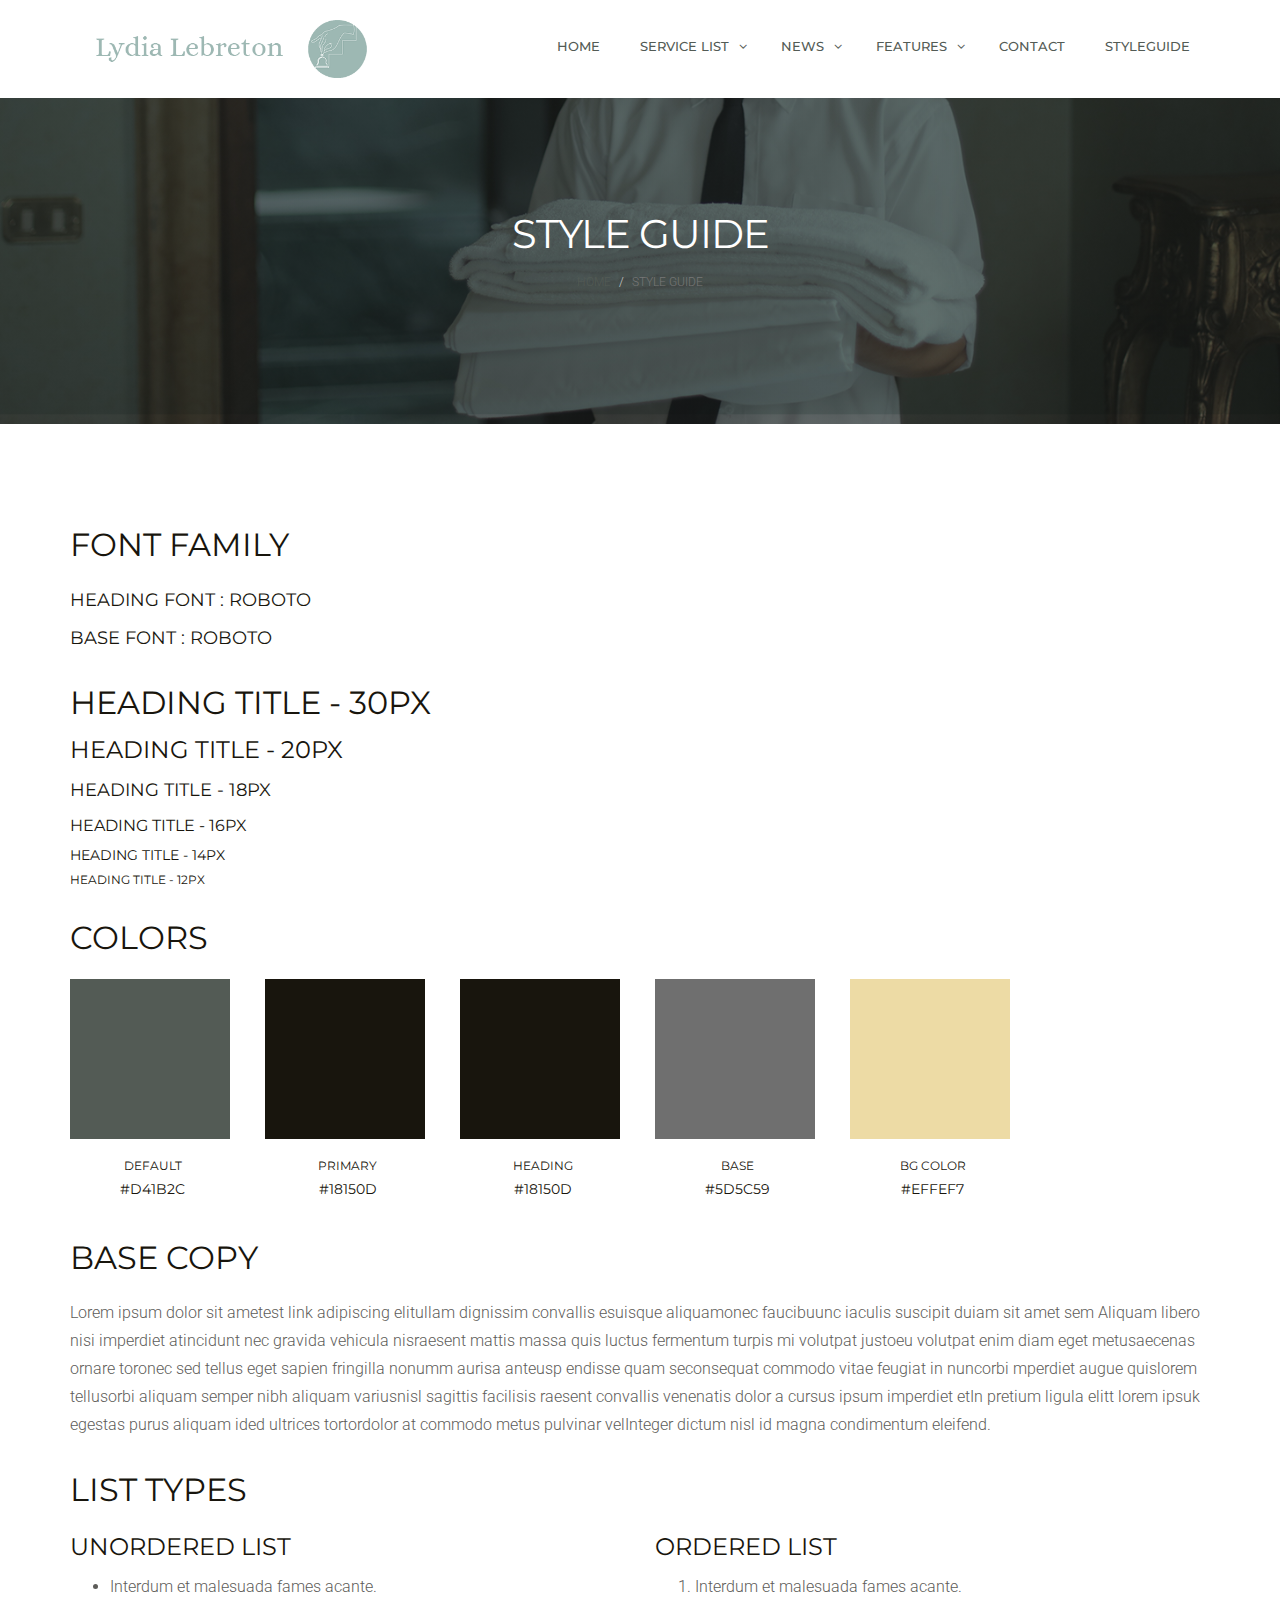
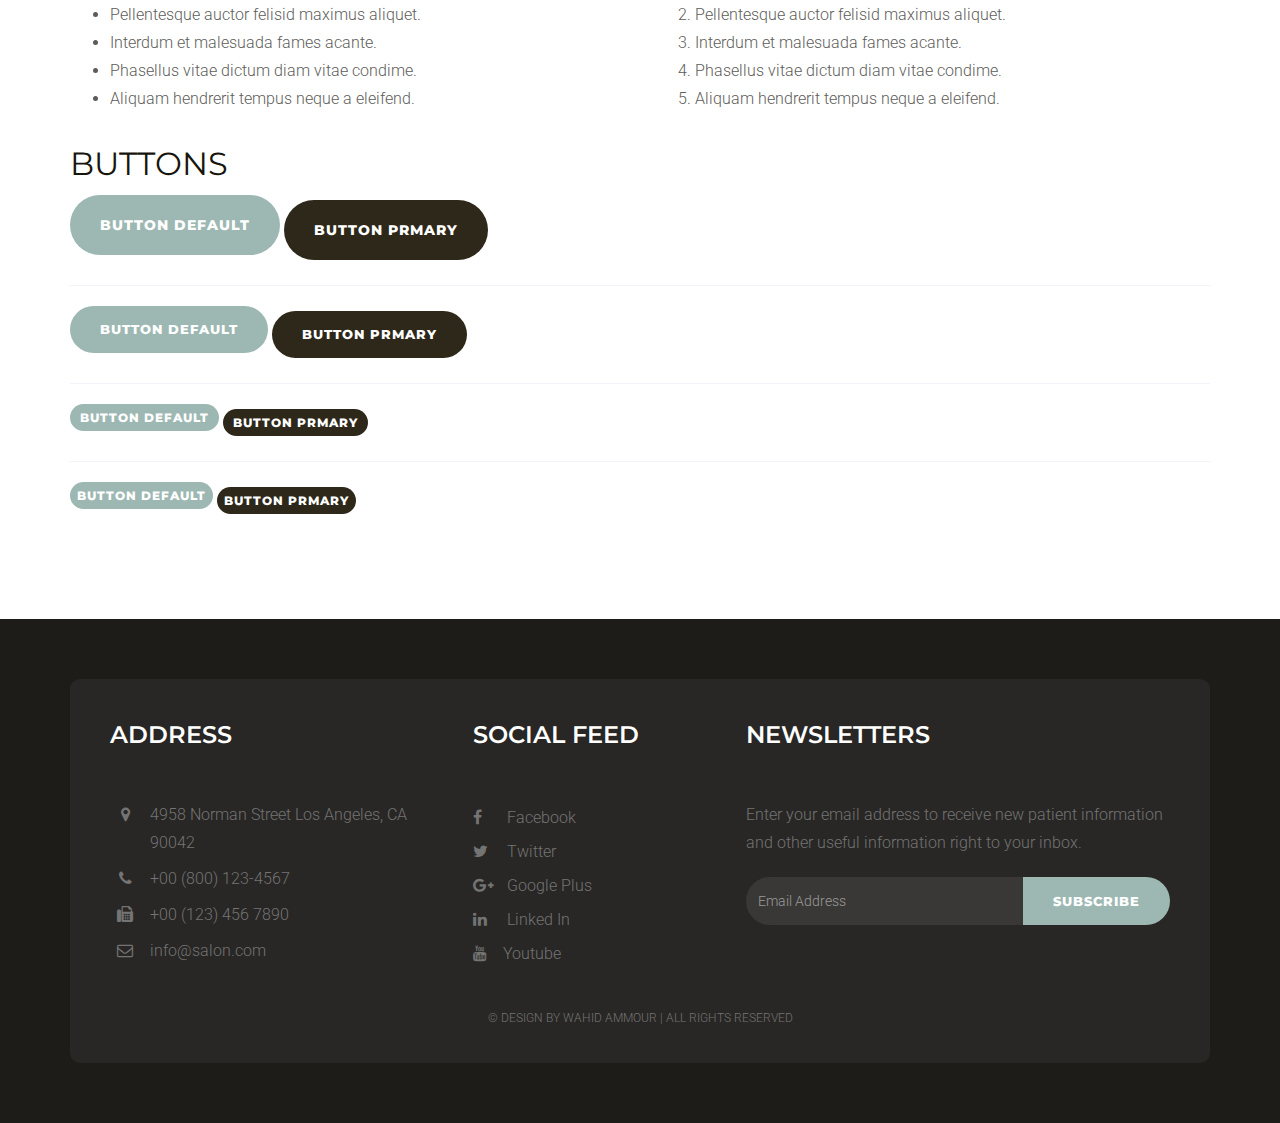
<file: styleguide.html>
<!DOCTYPE html>
<html lang="en">

<head>
    <meta charset="utf-8">
    <meta http-equiv="X-UA-Compatible" content="IE=edge">
    <meta name="viewport" content="width=device-width, initial-scale=1">
    <!-- The above 3 meta tags *must* come first in the head; any other head content must come *after* these tags -->
    <meta name="description" content="Hair salon templates for mens hair cut service provider.">
    <meta name="keywords" content="hair salon website templates free download, html5 template, free responsive website templates, website layout,html5 website templates, template for website design, beauty HTML5 templates, cosmetics website templates free download">
    <title>Lydia Lebreton</title>
    <!-- Bootstrap -->
    <link href="css/bootstrap.min.css" rel="stylesheet">
    <!-- Google Fonts -->
    <link href="https://fonts.googleapis.com/css?family=Roboto:300,300i,400,400i,500,500i,700,700i%7cMontserrat:300,300i,400,400i,500,500i,600,600i,700,700i" rel="stylesheet">
    <!-- Font Awesome -->
    <link href="css/font-awesome.min.css" rel="stylesheet">
    <!-- Style -->
    <link href="css/style.css" rel="stylesheet">
    <!-- HTML5 shim and Respond.js for IE8 support of HTML5 elements and media queries -->
    <!-- WARNING: Respond.js doesn't work if you view the page via file:// -->
    <!--[if lt IE 9]>
      <script src="https://oss.maxcdn.com/html5shiv/3.7.3/html5shiv.min.js"></script>
      <script src="https://oss.maxcdn.com/respond/1.4.2/respond.min.js"></script>
    <![endif]-->
</head>

<body>
    <div class="header">
        <div class="container">
            <div class="row">
                <div class="col-lg-4 col-md-4 col-sm-12 col-xs-12">
                    <a href="index.html"><img src="images/logo.png" style="width:300px;height:auto;margin-left: auto;  margin-right: auto;" alt=""></a>
                </div>
                <div class="col-lg-8 col-md-4 col-sm-12 col-xs-12">
                      <div class="navigation">
                        <div id="navigation">
                            <ul>
                                <li class="active"><a href="index.html" title="Home">Home</a></li>
                                <li class="has-sub"><a href="service-list.html" title="Service List">Service List</a>
                                    <ul>
                                        <li><a href="service-list.html" title="Service List">Service List</a></li>
                                        <li><a href="service-detail.html" title="Service Detail">Service Detail</a></li>
                                    </ul>
                                </li>
                                <li class="has-sub"><a href="blog-default.html" title="Blog ">News</a>
                                    <ul>
                                        <li><a href="blog-default.html" title="Blog">Blog Default</a></li>
                                        <li><a href="blog-single.html" title="Blog Single ">Blog Single</a></li>
                                    </ul>
                                </li>
                                <li><a href="#" title="Features">Features</a>
                                    <ul>
                                        <li><a href="testimonial.html" title="Service List">Testimonial</a></li>
                                        <li><a href="styleguide.html" title="Service Detail">Style Guide</a></li>
                                    </ul>
                                </li>
                                <li><a href="contact.html" title="Contact Us">Contact</a> </li>
                                <li><a href="styleguide.html" title="Styleguide">styleguide</a> </li>
                            </ul>
                        </div>
                    </div>
                </div>
            </div>
        </div>
    </div>
    <div class="page-header">
        <div class="container">
            <div class="row">
                <div class="col-lg-12 col-md-12 col-sm-12 col-xs-12">
                    <div class="page-caption">
                        <h2 class="page-title">Style Guide</h2>
                        <div class="page-breadcrumb">
                            <ol class="breadcrumb">
                                <li><a href="index.html">Home</a></li>
                                <li class="active">Style Guide</li>
                            </ol>
                        </div>
                    </div>
                </div>
            </div>
        </div>
    </div>
    <div class="space-medium">
        <div class="container">
            <div class="row">
                <div class="col-lg-12 col-md-12 col-sm-12 col-xs-12">
                    <div class="mb30">
                        <h1 class="mb20">Font Family</h1>
                        <h3>Heading Font : Roboto</h3>
                        <h3>Base Font : Roboto </h3>
                        </div>

      </div>
      <div class="col-lg-12 col-md-12 col-sm-12 col-xs-12">
                <div class="mb30">
                  <h1>Heading title    -    30px</h1>
                  <h2>Heading title    -    20px</h2>
                  <h3>Heading title    -    18px</h3>
                        <h4>Heading title   -    16px</h4>
                        <h5>Heading title    -    14px</h5>
                        <h6>Heading title    -    12px</h6>
                    </div>
                </div>
                <div class="col-lg-12 col-md-12 col-sm-12 col-xs-12">
                    <div class="mb30">
                        <h1 class="mb20">Colors</h1>
                        <div class="row">
                            <div class="col-lg-2 col-md-2 col-sm-4 col-xs-12 text-center">
                                <div class="box-default-color"> </div>
                                <div class="box-info">
                                    <h6 class="mt20">DEFAULT</h6>
                                    <h5>#d41b2c</h5>
                                </div>
                            </div>
                            <div class="col-lg-2 col-md-2 col-sm-4 col-xs-12 text-center">
                                <div class="box-primary-color"> </div>
                                <div class="box-info">
                                    <h6 class="mt20">PRIMARY</h6>
                                    <h5>#18150d</h5>
                                </div>
                            </div>
                            <div class="col-lg-2 col-md-2 col-sm-4 col-xs-12 text-center">
                                <div class="box-heading-color"></div>
                                <div class="box-info">
                                    <h6 class="mt20">HEADING</h6>
                                    <h5>#18150d</h5>
                                </div>
                            </div>
                            <div class="col-lg-2 col-md-2 col-sm-4 col-xs-12 text-center">
                                <div class="box-secondary-color"> </div>
                                <div class="box-info">
                                    <h6 class="mt20">BASE</h6>
                                    <h5>#5d5c59</h5>
                                </div>
                            </div>
                            <div class="col-lg-2 col-md-2 col-sm-4 col-xs-12 text-center">
                                <div class="box-bg-color"> </div>
                                <div class="box-info">
                                    <h6 class="mt20">BG COLOR</h6>
                                    <h5>#effef7</h5>
                                </div>
                            </div>
                            <div class="col-lg-2 col-md-2 col-sm-4 col-xs-12 text-center"></div>
                        </div>
                    </div>
                </div>
                <div class="col-lg-12 col-md-12 col-sm-12 col-xs-12">
                    <div class="mb30">
                        <h1 class="mb20">Base Copy</h1>
                        <p>Lorem ipsum dolor sit ametest link adipiscing elitullam dignissim convallis esuisque aliquamonec faucibuunc iaculis suscipit duiam sit amet sem Aliquam libero nisi imperdiet atincidunt nec gravida vehicula nisraesent mattis massa quis luctus fermentum turpis mi volutpat justoeu volutpat enim diam eget metusaecenas ornare toronec sed tellus eget sapien fringilla nonumm aurisa anteusp endisse quam seconsequat commodo vitae feugiat in nuncorbi mperdiet augue quislorem tellusorbi aliquam semper nibh aliquam variusnisl sagittis facilisis raesent convallis venenatis dolor a cursus ipsum imperdiet etIn pretium ligula elitt lorem ipsuk egestas purus aliquam ided ultrices tortordolor at commodo metus pulvinar velInteger dictum nisl id magna condimentum eleifend. </p>
                    </div>
                </div>
                <div class="col-lg-12 col-md-12 col-sm-12 col-xs-12">
                    <div class="mb30">
                        <h1 class="mb20">List Types</h1>
                        <div class="row">
                            <div class="col-lg-6 col-md-6 col-sm-6 col-xs-12">
                                <h2 class="mb10">Unordered List</h2>
                                <ul class="">
                                    <li>Interdum et malesuada fames acante.</li>
                                    <li>Pellentesque auctor felisid maximus aliquet.</li>
                                    <li>Interdum et malesuada fames acante.</li>
                                    <li>Phasellus vitae dictum diam vitae condime.</li>
                                    <li>Aliquam hendrerit tempus neque a eleifend. </li>
                                </ul>
                            </div>
                            <div class="col-lg-6 col-md-6 col-sm-6 col-xs-12">
                                <h2 class="mb10">Ordered List</h2>
                                <ol class="">
                                    <li>Interdum et malesuada fames acante.</li>
                                    <li>Pellentesque auctor felisid maximus aliquet.</li>
                                    <li>Interdum et malesuada fames acante.</li>
                                    <li>Phasellus vitae dictum diam vitae condime.</li>
                                    <li>Aliquam hendrerit tempus neque a eleifend. </li>
                                </ol>
                            </div>
                        </div>
                    </div>
                </div>
                <div class="col-lg-12 col-md-12 col-sm-12 col-xs-12">
                    <h1>Buttons</h1>
                    <div class="row">
                        <div class="col-lg-12 col-md-12 col-sm-12 col-xs-12">
                            <a href="#" class="btn btn-default btn-lg mb10">Button Default</a>
                            <a href="#" class="btn btn-primary btn-lg">Button Prmary</a>
                            <hr>
                            <a href="#" class="btn btn-default mb10">Button Default</a>
                            <a href="#" class="btn btn-primary">Button Prmary</a>
                            <hr>
                            <a href="#" class="btn btn-default btn-sm mb10">Button Default</a>
                            <a href="#" class="btn btn-primary btn-sm">Button Prmary</a>
                            <hr>
                            <a href="#" class="btn btn-default btn-xs mb10">Button Default</a>
                            <a href="#" class="btn btn-primary btn-xs">Button Prmary</a>
                        </div>
                    </div>
                </div>
            </div>
        </div>
    </div>
    <div class="footer">
        <!-- footer-->
        <div class="container">
            <div class="footer-block">
                <!-- footer block -->
                <div class="row">
                    <div class="col-lg-4 col-md-4 col-sm-6 col-xs-12">
                        <div class="footer-widget">
                            <h2 class="widget-title">ADDRESS</h2>
                            <ul class="listnone contact">
                                <li><i class="fa fa-map-marker"></i> 4958 Norman Street Los Angeles, CA 90042 </li>
                                <li><i class="fa fa-phone"></i> +00 (800) 123-4567</li>
                                <li><i class="fa fa-fax"></i> +00 (123) 456 7890</li>
                                <li><i class="fa fa-envelope-o"></i> info@salon.com</li>
                            </ul>
                        </div>
                    </div>
                    <div class="col-lg-3 col-md-3 col-sm-6 col-xs-12">
                        <div class="footer-widget footer-social">
                            <!-- social block -->
                            <h2 class="widget-title">Social Feed</h2>
                            <ul class="listnone">
                                <li>
                                    <a href="#"> <i class="fa fa-facebook"></i> Facebook </a>
                                </li>
                                <li><a href="#"><i class="fa fa-twitter"></i> Twitter</a></li>
                                <li><a href="#"><i class="fa fa-google-plus"></i> Google Plus</a></li>
                                <li><a href="#"><i class="fa fa-linkedin"></i> Linked In</a></li>
                                <li>
                                    <a href="#"> <i class="fa fa-youtube"></i>Youtube</a>
                                </li>
                            </ul>
                        </div>
                        <!-- /.social block -->
                    </div>
                    <div class="col-lg-5 col-md-5 col-sm-12 col-xs-12">
                        <div class="footer-widget widget-newsletter">
                            <!-- newsletter block -->
                            <h2 class="widget-title">Newsletters</h2>
                            <p>Enter your email address to receive new patient information and other useful information right to your inbox.</p>
                            <div class="input-group">
                                <input type="text" class="form-control" placeholder="Email Address">
                                <span class="input-group-btn">
                            <button class="btn btn-default" type="button">Subscribe</button>
                            </span>
                            </div>
                            <!-- /input-group -->
                        </div>
                        <!-- newsletter block -->
                    </div>
                </div>
                <div class="tiny-footer">
                    <!-- tiny footer block -->
                    <div class="row">
                        <div class="col-lg-12 col-md-12 col-sm-12 col-xs-12">
                            <div class="copyright-content">
                                <p>© DESIGN BY WAHID AMMOUR  | ALL RIGHTS RESERVED</p>
                            </div>
                        </div>
                    </div>
                </div>
                <!-- /.tiny footer block -->
            </div>
            <!-- /.footer block -->
        </div>
    </div>
    <!-- jQuery (necessary for Bootstrap's JavaScript plugins) -->
    <script src="js/jquery.min.js"></script>
    <!-- Include all compiled plugins (below), or include individual files as needed -->
    <script src="js/bootstrap.min.js"></script>
    <script src="js/menumaker.js"></script>
    <script src="js/jquery.sticky.js"></script>
    <script src="js/sticky-header.js"></script>
</body>

</html>
</file>
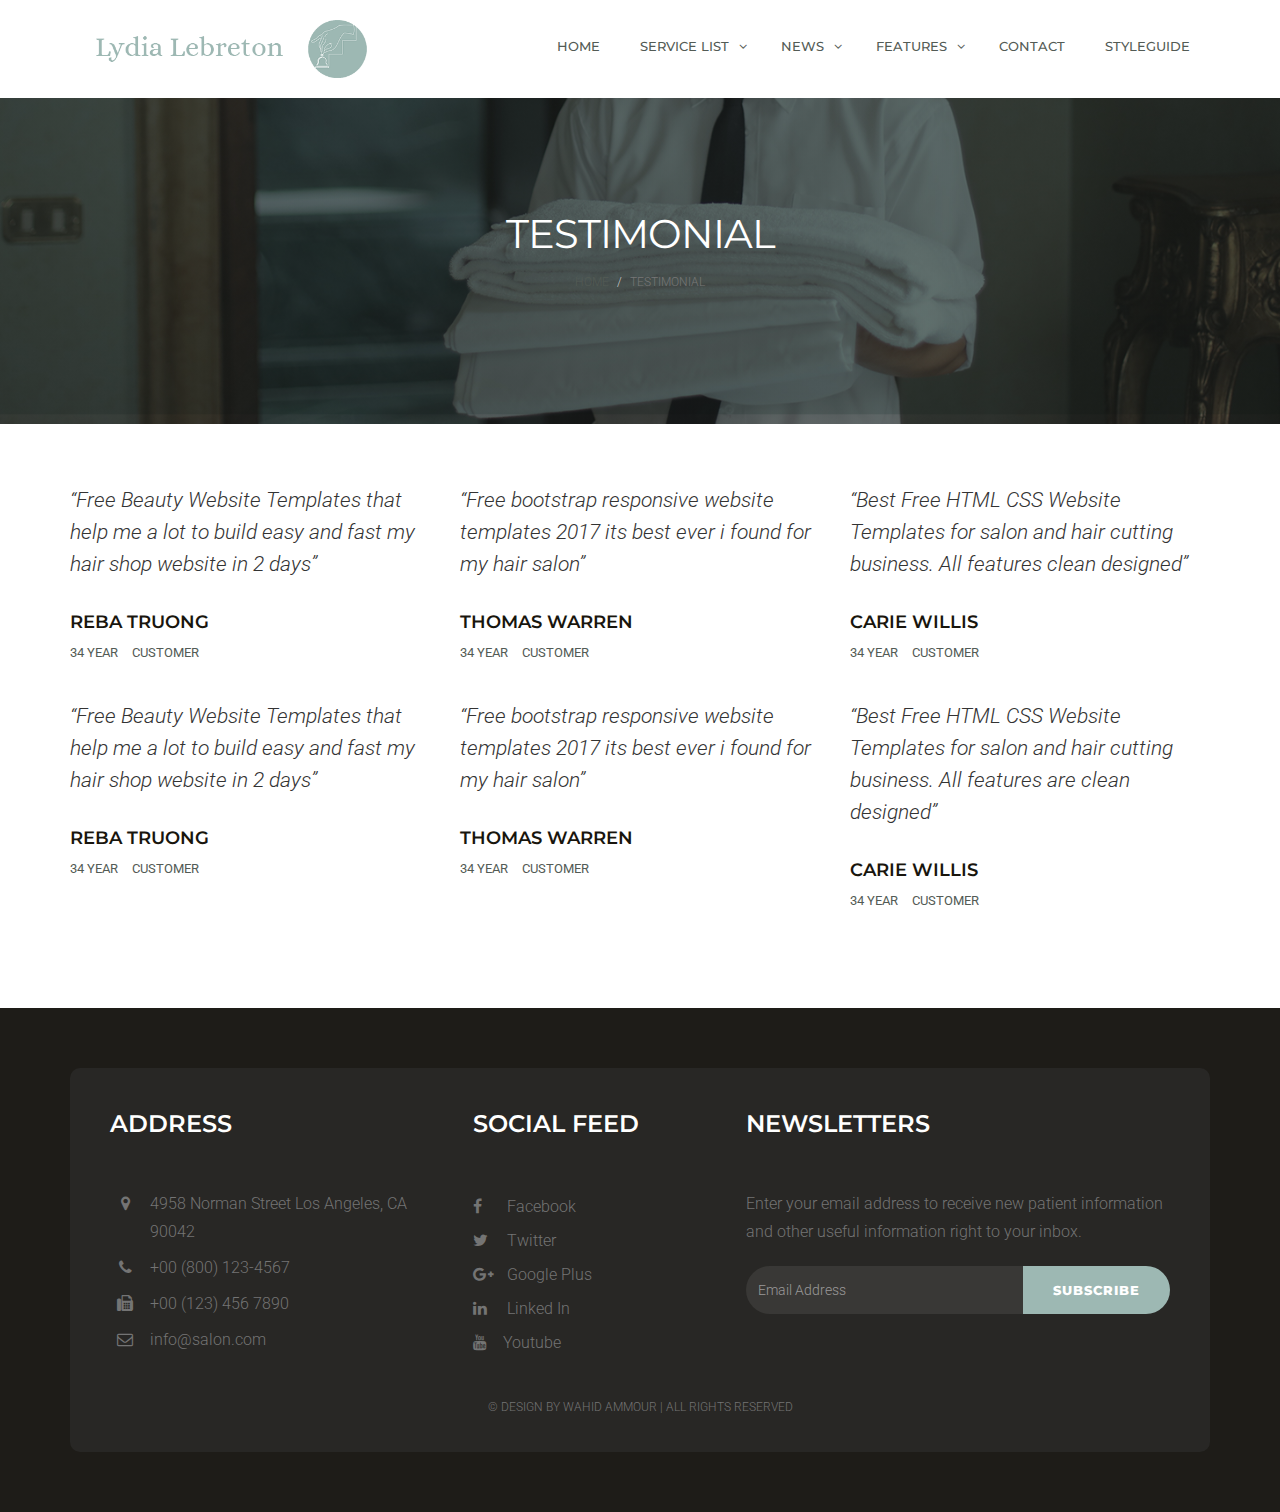
<file: testimonial.html>
<!DOCTYPE html>
<html lang="en">

<head>
    <meta charset="utf-8">
    <meta http-equiv="X-UA-Compatible" content="IE=edge">
    <meta name="viewport" content="width=device-width, initial-scale=1">
    <!-- The above 3 meta tags *must* come first in the head; any other head content must come *after* these tags -->
    <meta name="description" content="Hair salon templates for mens hair cut service provider.">
    <meta name="keywords" content="hair salon website templates free download, html5 template, free responsive website templates, website layout,html5 website templates, template for website design, beauty HTML5 templates, cosmetics website templates free download">
    <title>Lydia Lebreton</title>
    <!-- Bootstrap -->
    <link href="css/bootstrap.min.css" rel="stylesheet">
    <!-- Google Fonts -->
    <link href="https://fonts.googleapis.com/css?family=Roboto:300,300i,400,400i,500,500i,700,700i%7cMontserrat:300,300i,400,400i,500,500i,600,600i,700,700i" rel="stylesheet">
    <!-- Font Awesome -->
    <link href="css/font-awesome.min.css" rel="stylesheet">
    <!-- Style -->
    <link href="css/style.css" rel="stylesheet">
    <!-- HTML5 shim and Respond.js for IE8 support of HTML5 elements and media queries -->
    <!-- WARNING: Respond.js doesn't work if you view the page via file:// -->
    <!--[if lt IE 9]>
      <script src="https://oss.maxcdn.com/html5shiv/3.7.3/html5shiv.min.js"></script>
      <script src="https://oss.maxcdn.com/respond/1.4.2/respond.min.js"></script>
    <![endif]-->
</head>

<body>
    <div class="header">
        <div class="container">
            <div class="row">
                <div class="col-lg-4 col-md-4 col-sm-12 col-xs-12">
                    <a href="index.html"><img src="images/logo.png"  style="width:300px;height:auto;margin-left: auto;  margin-right: auto;" alt=""></a>
                </div>
                <div class="col-lg-8 col-md-4 col-sm-12 col-xs-12">
                      <div class="navigation">
                        <div id="navigation">
                            <ul>
                                <li class="active"><a href="index.html" title="Home">Home</a></li>
                                <li class="has-sub"><a href="service-list.html" title="Service List">Service List</a>
                                    <ul>
                                        <li><a href="service-list.html" title="Service List">Service List</a></li>
                                        <li><a href="service-detail.html" title="Service Detail">Service Detail</a></li>
                                    </ul>
                                </li>
                                <li class="has-sub"><a href="blog-default.html" title="Blog ">News</a>
                                    <ul>
                                        <li><a href="blog-default.html" title="Blog">Blog Default</a></li>
                                        <li><a href="blog-single.html" title="Blog Single ">Blog Single</a></li>
                                    </ul>
                                </li>
                                <li><a href="#" title="Features">Features</a>
                                    <ul>
                                        <li><a href="testimonial.html" title="Service List">Testimonial</a></li>
                                        <li><a href="styleguide.html" title="Service Detail">Style Guide</a></li>
                                    </ul>
                                </li>
                                <li><a href="contact.html" title="Contact Us">Contact</a> </li>
                                <li><a href="styleguide.html" title="Styleguide">styleguide</a> </li>
                            </ul>
                        </div>
                    </div>
                </div>
            </div>
        </div>
    </div>
    <div class="page-header">
        <div class="container">
            <div class="row">
                <div class="col-lg-12 col-md-12 col-sm-12 col-xs-12">
                    <div class="page-caption">
                        <h2 class="page-title">Testimonial</h2>
                        <div class="page-breadcrumb">
                            <ol class="breadcrumb">
                                <li><a href="index.html">Home</a></li>
                                <li class="active">Testimonial</li>
                            </ol>
                        </div>
                    </div>
                </div>
            </div>
        </div>
    </div>
    <div class="content">
        <div class="container">
            <div class="row">
                <div class="col-lg-4 col-md-4 col-sm-6 col-xs-12">
                    <div class="testimonial-block">
                        <!-- testimonial block -->
                        <div class="testimonial-content">
                            <p class="testimonial-text">“Free Beauty Website Templates that help me a lot to build easy and fast my hair shop website in 2 days”</p>
                        </div>
                        <div class="testimonial-info">
                            <h4 class="testimonial-name">Reba Truong</h4>
                            <span class="testimonial-meta">34 Year</span> <span class="testimonial-meta">Customer</span> </div>
                    </div>
                    <!--/. testimonial block -->
                </div>
                <div class="col-lg-4 col-md-4 col-sm-6 col-xs-12">
                    <div class="testimonial-block">
                        <!-- testimonial block -->
                        <div class="testimonial-content">
                            <p class="testimonial-text">“Free bootstrap responsive website templates 2017 its best ever i found for my hair salon”</p>
                        </div>
                        <div class="testimonial-info">
                            <h4 class="testimonial-name">Thomas Warren</h4>
                            <span class="testimonial-meta">34 Year</span> <span class="testimonial-meta ">Customer</span> </div>
                    </div>
                    <!--/. testimonial block -->
                </div>
                <div class="col-lg-4 col-md-4 col-sm-6 col-xs-12">
                    <div class="testimonial-block">
                        <!-- testimonial block -->
                        <div class="testimonial-content">
                            <p class="testimonial-text">“Best Free HTML CSS Website Templates for salon and hair cutting business. All features clean designed”</p>
                        </div>
                        <div class="testimonial-info">
                            <h4 class="testimonial-name">Carie Willis</h4>
                            <span class="testimonial-meta">34 Year</span> <span class="testimonial-meta">Customer</span> </div>
                    </div>
                    <!--/. testimonial block -->
                </div>
                <div class="col-lg-4 col-md-4 col-sm-6 col-xs-12">
                    <div class="testimonial-block">
                        <!-- testimonial block -->
                        <div class="testimonial-content">
                            <p class="testimonial-text">“Free Beauty Website Templates that help me a lot to build easy and fast my hair shop website in 2 days”</p>
                        </div>
                        <div class="testimonial-info">
                            <h4 class="testimonial-name">Reba Truong</h4>
                            <span class="testimonial-meta">34 Year</span> <span class="testimonial-meta">Customer</span> </div>
                    </div>
                    <!--/. testimonial block -->
                </div>
                <div class="col-lg-4 col-md-4 col-sm-6 col-xs-12">
                    <div class="testimonial-block">
                        <!-- testimonial block -->
                        <div class="testimonial-content">
                            <p class="testimonial-text">“Free bootstrap responsive website templates 2017 its best ever i found for my hair salon”</p>
                        </div>
                        <div class="testimonial-info">
                            <h4 class="testimonial-name">Thomas Warren</h4>
                            <span class="testimonial-meta">34 Year</span> <span class="testimonial-meta ">Customer</span> </div>
                    </div>
                    <!--/. testimonial block -->
                </div>
                <div class="col-lg-4 col-md-4 col-sm-6 col-xs-12">
                    <div class="testimonial-block">
                        <!-- testimonial block -->
                        <div class="testimonial-content">
                            <p class="testimonial-text">“Best Free HTML CSS Website Templates for salon and hair cutting business. All features are clean designed”</p>
                        </div>
                        <div class="testimonial-info">
                            <h4 class="testimonial-name">Carie Willis</h4>
                            <span class="testimonial-meta">34 Year</span> <span class="testimonial-meta">Customer</span> </div>
                    </div>
                    <!--/. testimonial block -->
                </div>
            </div>
        </div>
    </div>
    <div class="footer">
        <!-- footer-->
        <div class="container">
            <div class="footer-block">
                <!-- footer block -->
                <div class="row">
                    <div class="col-lg-4 col-md-4 col-sm-6 col-xs-12">
                        <div class="footer-widget">
                            <h2 class="widget-title">ADDRESS</h2>
                            <ul class="listnone contact">
                                <li><i class="fa fa-map-marker"></i> 4958 Norman Street Los Angeles, CA 90042 </li>
                                <li><i class="fa fa-phone"></i> +00 (800) 123-4567</li>
                                <li><i class="fa fa-fax"></i> +00 (123) 456 7890</li>
                                <li><i class="fa fa-envelope-o"></i> info@salon.com</li>
                            </ul>
                        </div>
                    </div>
                    <div class="col-lg-3 col-md-3 col-sm-6 col-xs-12">
                        <div class="footer-widget footer-social">
                            <!-- social block -->
                            <h2 class="widget-title">Social Feed</h2>
                            <ul class="listnone">
                                <li>
                                    <a href="#"> <i class="fa fa-facebook"></i> Facebook </a>
                                </li>
                                <li><a href="#"><i class="fa fa-twitter"></i> Twitter</a></li>
                                <li><a href="#"><i class="fa fa-google-plus"></i> Google Plus</a></li>
                                <li><a href="#"><i class="fa fa-linkedin"></i> Linked In</a></li>
                                <li>
                                    <a href="#"> <i class="fa fa-youtube"></i>Youtube</a>
                                </li>
                            </ul>
                        </div>
                        <!-- /.social block -->
                    </div>
                    <div class="col-lg-5 col-md-5 col-sm-12 col-xs-12">
                        <div class="footer-widget widget-newsletter">
                            <!-- newsletter block -->
                            <h2 class="widget-title">Newsletters</h2>
                            <p>Enter your email address to receive new patient information and other useful information right to your inbox.</p>
                            <div class="input-group">
                                <input type="text" class="form-control" placeholder="Email Address">
                                <span class="input-group-btn">
                            <button class="btn btn-default" type="button">Subscribe</button>
                            </span>
                            </div>
                            <!-- /input-group -->
                        </div>
                        <!-- newsletter block -->
                    </div>
                </div>
                <div class="tiny-footer">
                    <!-- tiny footer block -->
                    <div class="row">
                        <div class="col-lg-12 col-md-12 col-sm-12 col-xs-12">
                            <div class="copyright-content">
                                <p>© DESIGN BY WAHID AMMOUR  | ALL RIGHTS RESERVED</p>
                            </div>
                        </div>
                    </div>
                </div>
                <!-- /.tiny footer block -->
            </div>
            <!-- /.footer block -->
        </div>
    </div>
    <!-- /.footer-->
    <!-- jQuery (necessary for Bootstrap's JavaScript plugins) -->
    <script src="js/jquery.min.js"></script>
    <!-- Include all compiled plugins (below), or include individual files as needed -->
    <script src="js/bootstrap.min.js"></script>
    <script src="js/menumaker.js"></script>
    <script src="js/jquery.sticky.js"></script>
    <script src="js/sticky-header.js"></script>
</body>

</html>
</file>
<file: css/style.css>
@charset "UTF-8";

/* CSS Document */

/*------------------------------------------------------------------

Template Name:      Lebreton Website Templates Free Download
Version:            1.0.0
Created Date:       01/02/2021
Author:              Wahid Ammour

------------------------------------------------------------------
[CSS Table of contents]

1.  Body / Typography
2.  Form Elements
3.  Buttons
4.  General / Elements
        4.1 Section space
        4.2 Margin space
        4.3 Padding space
        4.4 Background color
        4.5 Features
        4.7 Call to actions
        4.8 Img hover effect
        4.9 Icon
        -----------------------
5. Header / Navigations
        5.1 Header Regular
        5.2 Header Transparent
        5.3 Navigation Regular
        5.4 Page Header

        -----------------------
6. Slider
        6.1 Slider
        -----------------------
7. Content
8. Footers
9. Pages
    9.1  Service
    9.2  Service Single / sidebar with sidenav
    9.3  Testimonial
    9.4  Contact us
    9.5  Styleguide
    ------------------------------------
10.Blog
    10.1 Blog Default
    10.2 Blog Single
    ------------------------------------
11.Sidebar
    11.1 Widget
    ------------------------------------

13. Media Queries

------------------------------------------------------------------*/

/*-----------------------------------
    1. Body / Typography
-----------------------------------*/

body { font-size: 16px;
    background-color: #fff;
    color: #5d5c59;
    font-family: 'Roboto', sans-serif;
    line-height: 28px;
    font-weight: 300; }
h1, h2, h3, h4, h5, h6 { margin: 0; padding: 0; margin-bottom: 10px; color: #18150d; font-weight: 400;
    font-family: 'Montserrat', sans-serif; text-transform: uppercase; -webkit-font-smoothing: antialiased; text-rendering: optimizeLegibility; }
h1 { font-size: 32px; line-height: 42px; }
h2 { font-size: 24px; line-height: 32px; }
h3 { font-size: 18px; line-height: 28px; }
h4 { font-size: 16px; line-height: 24px; margin-bottom: 10px; }
h5 { font-size: 14px; }
h6 { font-size: 12px; }
p { margin: 0 0 20px; }
p:last-child { margin-bottom: 0px; }
ul, ol { margin: 0; }
ul li, ol li { }
a { color: #535B55; text-decoration: none; -webkit-transition: all 0.3s; -moz-transition: all 0.3s; transition: all 0.3s; }
a:focus, a:hover { text-decoration: none; color: #5D5C59; }

b, strong {
    font-weight: 400;
}
.listnone { list-style: none; padding: 0px; }
.lead { font-size: 21px; color: #3c3c3c; font-weight: 400; }
.italic { font-style: italic; }
.small-text { color: #b4b1ac; font-size: 12px; }
.text-caps { text-transform: uppercase; letter-spacing: 2px; }
::selection { background: #ffecb3; color: #333; }
h3 small { font-weight: 400; line-height: 1; color: #535B55; font-size: 14px; }

hr { margin-top: 20px; margin-bottom: 20px; border: 0; border-top: 1px solid #f1f3f8; }
blockquote { padding: 10px 20px; margin: 0px; font-size: 21px; line-height: 32px; color: #3c3c3c; font-style: italic; border-left: 5px solid #535B55; }

/*-------------- align ------------*/

/* =WordPress Core
-------------------------------------------------------------- */

.alignnone { margin: 5px 20px 20px 0; }
.aligncenter, div.aligncenter { display: block; margin: 5px auto 5px auto; }
.alignright { float: right; margin: 0px 0 30px 30px;  }
.alignleft { float: left; margin: 0px 30px 0px 0;   }
a img.alignright { float: right; margin: 0px 0 30px 30px; }
a img.alignnone { margin: 5px 20px 20px 0; }
a img.alignleft { float: left; margin: 5px 20px 20px 0; }
a img.aligncenter { display: block; margin-left: auto; margin-right: auto; }
.wp-caption { background: #fff; border: 1px solid #f0f0f0; max-width: 96%;    /* Image does not overflow the content area */ padding: 5px 3px 10px; text-align: center; }
.wp-caption.alignnone { margin: 5px 20px 20px 0; }
.wp-caption.alignleft { margin: 5px 20px 20px 0; }
.wp-caption.alignright { margin: 5px 0 20px 20px; }
.wp-caption img { border: 0 none; height: auto; margin: 0; max-width: 98.5%; padding: 0; width: auto; }
.wp-caption p.wp-caption-text { font-size: 11px; line-height: 17px; margin: 0; padding: 0 4px 5px; }

/*-----------------------------------
    2. Form css
-----------------------------------*/
label { }
.control-label { color: #474747; font-weight: 700; font-size: 12px; text-transform: uppercase; }
.form-control { width: 100%; height: 50px; padding: 6px 12px;
    font-size: 16px; line-height: 1.42857143; color: #333; background-color: #fff; border: 1px solid #dcd9d3;
    background-image: none; border-radius: 10px; -webkit-box-shadow: inset 0 0px 0px rgba(255, 255, 255, .075);
    box-shadow: inset 3px 3px 3px rgba(255, 255, 255, .075); margin-bottom: 15px; }
.form-control:focus { border-color: #bab6ae;
    outline: 0;
    -webkit-box-shadow: inset 0 1px 1px rgba(255, 255, 255, .075), 0 0 8px rgba(255, 255, 255, .6);
    box-shadow: inset 0 3px 3px rgba(255, 255, 255, .075), 0 0 8px rgba(235, 237, 238, .6);
    background-color: #fffefd; }
.textarea.form-control { background-color: #f6f8f9; height: auto; }
.required { }
.form-news-letter .form-control { float: left; width: 75%; margin-right: 10px; }
.form-group { margin-bottom: 10px; }
.get-in-touch { }
.get-in-touch .form-control { margin-bottom: 10px; }

/*-----------------------------------
    3. Buttons
-----------------------------------*/
.btn { display: inline-block; padding: 14px 30px; margin-bottom: 0; font-size: 13px; font-weight: 800;
    letter-spacing: 1px; line-height: 1.42857143; text-align: center; border: none;
    text-transform: uppercase; border-radius: 100px;font-family: 'Montserrat', sans-serif; -webkit-font-smoothing: antialiased; text-rendering: optimizeLegibility;}
.btn-default { color: #fff; background-color: #9DB8B3; }
.btn-default:hover { color: #fff; background-color: #5D5C59; border-color: #535B55; }
.btn-default.focus, .btn-default:focus { color: #fff; background-color: #5D5C59 ; border-color: #5D5C59; }
.btn-primary { background-color: #2d281a; color: #fff; }
.btn-primary:hover { background-color: #18150d; color: #fff; }
.btn-primary.focus, .btn-primary:focus { }
.btn-white { color: #535B55; background-color: #fff; border: 1px solid #fff; }
.btn-white:hover { background-color: #5D5C59; border-color: #fff; color: #fff; }
.btn-white.focus, .btn-white:focus { background-color: #fff; border-color: #fff; color: #fff; }
.btn-link { color: #fff; text-transform: uppercase; font-size: 12px; font-weight: 700; letter-spacing: 2px; border-bottom: 1px solid #fff; padding-bottom: 2px; }
.btn-link:hover { color: #fff; font-weight: 700; text-decoration: none; border-bottom: 1px solid #fff; }
.btn-lg { font-size: 14px; padding: 20px 30px; }
.btn-sm { font-size: 12px; padding: 5px 10px; }
.btn-xs { font-size: 12px; padding: 5px 7px; }

/*-----------------------------------
    4. General / Elements
-----------------------------------*/

/*-----------------------
    4.1 Section space :
-------------------------*/

/*Note: Section space help to create top bottom space;*/

.space-small { padding-top: 40px; padding-bottom: 40px; }
.space-medium { padding-top: 100px; padding-bottom: 100px; }
.space-large { padding-top: 120px; padding-bottom: 120px; }
.space-ex-large { padding-top: 140px; padding-bottom: 140px; }

/*----------------------
   4.2 Margin Space
-----------------------*/
.mb0 { margin-bottom: 0px; }
.mb10 { margin-bottom: 10px; }
.mb20 { margin-bottom: 20px; }
.mb30 { margin-bottom: 30px; }
.mb35 { margin-bottom: 35px; }
.mb40 { margin-bottom: 40px; }
.mb60 { margin-bottom: 60px; }
.mb80 { margin-bottom: 80px; }
.mb100 { margin-bottom: 100px; }
.mt0 { margin-top: 0px; }
.mt10 { margin-top: 10px; }
.mt20 { margin-top: 20px; }
.mt30 { margin-top: 30px; }
.mt40 { margin-top: 40px; }
.mt60 { margin-top: 60px; }
.mt70 { margin-top: 70px; }
.mt80 { margin-top: 80px; }
.mt100 { margin-top: 100px; }

/*----- less margin space from top --*/
.mt-20 { margin-top: -20px; }
.mt-40 { margin-top: -40px; }
.mt-60 { margin-top: -60px; }
.mt-80 { margin-top: -80px; }

/*-----------------------
   4.3 Padding space
-------------------------*/
.nopadding { padding: 0px; }
.nopr { padding-right: 0px; }
.nopl { padding-left: 0px; }
.pinside10 { padding: 10px; }
.pinside20 { padding: 20px; }
.pinside30 { padding: 30px; }
.pinside40 { padding: 40px; }
.pinside50 { padding: 50px; }
.pinside60 { padding: 60px; }
.pinside80 { padding: 80px; }
.pinside130 { padding: 130px; }
.pdt10 { padding-top: 10px; }
.pdt20 { padding-top: 20px; }
.pdt30 { padding-top: 30px; }
.pdt40 { padding-top: 40px; }
.pdt60 { padding-top: 60px; }
.pdt80 { padding-top: 80px; }
.pdb10 { padding-bottom: 10px; }
.pdb20 { padding-bottom: 20px; }
.pdb30 { padding-bottom: 30px; }
.pdb40 { padding-bottom: 40px; }
.pdb60 { padding-bottom: 60px; }
.pdb80 { padding-bottom: 80px; }
.pdl10 { padding-left: 10px; }
.pdl20 { padding-left: 20px; }
.pdl30 { padding-left: 30px; }
.pdl40 { padding-left: 40px; }
.pdl60 { padding-left: 60px; }
.pdl80 { padding-left: 80px; }
.pdr10 { padding-right: 10px; }
.pdr20 { padding-right: 20px; }
.pdr30 { padding-right: 30px; }
.pdr40 { padding-right: 40px; }
.pdr60 { padding-right: 60px; }
.pdr80 { padding-right: 80px; }

/*--------------------------------
4.4 Background & Block color
----------------------------------*/
.bg-light { background-color: #f4f1ec; }
.bg-primary { background-color: #535B55; }
.bg-default { background-color: #f4f1ec; }
.bg-white { background-color: #fff; }
.outline { border: 1px solid #e5e7ec; }
.section-title { }
.title { color: #18150d; }
.small-title{color: #84837f; font-size: 13px; letter-spacing: 1px; margin-bottom: 20px;}
.text-white { color: #fff; }
.primary-sidebar { }
.secondary-sidebar { }
.well-block{background-color: #fff;padding: 40px;}

/*--------------------------------
4.5 Features Block
----------------------------------*/
.feature { }
.feature-icon { margin-bottom: 20px; }
.feature-left { }
.feature-left .feature-icon { float: left; }
.feature-left .feature-content { padding-left: 80px; }
.feature-center { }
.feature-center .feature-icon { }
.feature-center .feature-content { }
.feature-inner { }
.feature-outline { }
.thumbnail-block { }
.thumbnail-img { }
.thumbnail-content { }
.thumbnail-inner { }
.thumbnail-outline { }

/*----------------- video ---------------*/
.video-section { position: relative; }
.video-img { position: relative; }
.video-img img { width: 100%; }
.video-action { position: absolute; top: 40%; left: 47%; }

/*--------------------------------
4.6 Bullet
----------------------------------*/
.bullet { position: relative; padding-left: 15px; color: #78807e; line-height: 32px; }
.bullet-double-right li:before { font-family: FontAwesome; display: block; position: absolute; left: 0; width: 13px; font-size: 14px; color: #78807e; content: "\f101"; }

/*--------------------------------
4.7 Call to actions
----------------------------------*/
.cta-block { }
.cta-title { font-size: 32px; font-weight: 700; letter-spacing: -1px; color: #fff; margin-bottom: 10px; }
.cta-text { font-size: 18px; color: #a2fed4; }
.cta-content { }
.cta-call, .cta-mail { }


.cta-section {
    padding-top: 140px; padding-bottom: 140px;
    background: linear-gradient(rgba(30, 28, 24, 0.8), rgba(30, 28, 24, 0.8)), rgba(30, 28, 24, 0.8) url(../images/cta-section-img.jpg) no-repeat center; background-size: cover; }
.cta-caption {  }
.cta-title { font-size: 36px; color: #fff; line-height: 58px; font-weight: 600; margin-bottom: 10px; letter-spacing: -1px; }
.cta-text { font-size: 18px; color: #fff; margin-bottom: 30px; }

/*--------------------------------
4.8 Image Hover Effect
----------------------------------*/
.imghover { display: block; position: relative; max-width: 100%; }
.imghover::before, .imghover::after { display: block; position: absolute; content: ""; text-align: center; opacity: 0; }
.imghover::before { top: 0; right: 0; bottom: 0; left: 0; }
.imghover::after { top: 50%; left: 50%; width: 50px; height: 50px; line-height: 50px; margin: -25px 0 0 -25px; content: "\f2a8"; font-family: "FontAwesome"; font-size: 36px; }
.imghover:hover::before, .imghover:hover::after { opacity: 1; }
.imghover:hover::before { background: rgba(212, 27, 44, .55); }
.imghover:hover::after { color: #FFFFFF; }
[class^='imghvr-'], [class*=' imghvr-'] { background: rgba(211, 0, 80, .55); }

/*--------------------------------
4.9 Icon
----------------------------------*/
.icon { }
.icon-1x { font-size: 18px; }

/* default icon size of font*/
.icon-2x { font-size: 38px; }
.icon-4x { font-size: 65px; }
.icon-6x { font-size: 88px; }
.icon-8x { font-size: 108px; }
.icon-default { color: #535B55; }
.icon-primary { color: #474954; }
.icon-secondary { color: #fff; }
.icon-white { color: #fff; }

/*--------------------------------
5 Header / Navigations
----------------------------------*/

/*--------------------
    5.1 Header Regular
   ----------------------*/
.logo { }
.header { background-color: #fff; z-index: 9999; position: relative; padding-top: 20px; padding-bottom: 20px; }
.top-text { text-align: right; }
.top-text .text-block { padding-left: 20px; color: #fff; line-height: 18px; }
.call-block { }
.call-no { }
.mail-block { }
.mail-text { }
.time-block { }
.time-text { }
.call-block, .mail-block, .time-block { }

/*--------------------------
    5.2 Navigations Regular
   ----------------------------*/
.hero-section { padding-top: 135px; padding-bottom: 135px; background: linear-gradient(rgba(36, 39, 38, 0.5), rgba(36, 39, 38, 0.5)), rgba(36, 39, 38, 0.5) url(../images/hero-img.jpg) no-repeat center; background-size: cover; }
.hero-caption { padding-top: 100px; padding-bottom: 100px; }
.hero-title { font-size: 46px; color: #fff; line-height: 58px; font-weight: 600; margin-bottom: 30px; letter-spacing: -1px; }
.hero-text { font-size: 18px; color: #fff; margin-bottom: 30px; }
.navigation { float: right; }
.is-sticky .header {border-bottom: 1px solid #eae7e2;}
#navigation, #navigation ul, #navigation ul li, #navigation ul li a, #navigation #menu-button { margin: 0; padding: 0; border: 0; list-style: none; line-height: 1; display: block; position: relative; -webkit-box-sizing: border-box; -moz-box-sizing: border-box; box-sizing: border-box; }
#navigation:after, #navigation > ul:after { content: "."; display: block; clear: both; visibility: hidden; line-height: 0; height: 0; }
#navigation #menu-button { display: none; }
#navigation { font-family: 'Montserrat', sans-serif; -webkit-font-smoothing: antialiased; text-rendering: optimizeLegibility;}
#navigation > ul > li { float: left; }
#navigation.align-center > ul { font-size: 0; text-align: center; }
#navigation.align-center > ul > li { display: inline-block; float: none; }
#navigation.align-center ul ul { text-align: left; }
#navigation.align-right > ul > li { float: right; }
#navigation > ul > li > a { padding: 20px; font-size: 13px; color: #535B55; text-decoration: none; font-weight: 500; text-transform: uppercase; }
#navigation > ul > li:hover > a { color: #ffffff; background-color: #535B55; }
#navigation > ul > li.has-sub > a { padding-right: 32px; }

/*#navigation > ul > li.has-sub > a:after {
 position: absolute;
 top: 22px;
 right: 11px;
 width: 8px;
 height: 2px;
 display: block;
 background: #dddddd;
 content: '';
}*/
#navigation > ul > li.has-sub > a:before { position: absolute; right: 14px; font-family: FontAwesome; content: "\f107"; -webkit-transition: all .25s ease; -moz-transition: all .25s ease; -ms-transition: all .25s ease; -o-transition: all .25s ease; transition: all .25s ease; }

/*#navigation > ul > li.has-sub:hover > a:before {
 top: 23px;
 height: 0;
}*/
#navigation ul ul { position: absolute; left: -9999px; }
#navigation.align-right ul ul { text-align: right; }
#navigation ul ul li { height: 0; -webkit-transition: all .25s ease; -moz-transition: all .25s ease; -ms-transition: all .25s ease; -o-transition: all .25s ease; transition: all .25s ease; }
#navigation li:hover > ul { left: auto; }
#navigation.align-right li:hover > ul { left: auto; right: 0; }
#navigation li:hover > ul > li { height: 46px; }
#navigation ul ul ul { margin-left: 100%; top: 0; }
#navigation.align-right ul ul ul { margin-left: 0; margin-right: 100%; }
#navigation ul ul li a { padding: 16px; width: 170px; font-size: 13px; text-decoration: none; color: #fff; font-weight: 500; background: #535B55; text-transform: uppercase; border-bottom: 1px solid #fff; }
#navigation ul ul li:last-child > a, #navigation ul ul li.last-item > a { border-bottom: 0; }
#navigation ul ul li:hover > a, #navigation ul ul li a:hover { color: #ffffff; background-color: #535B55; }
#navigation ul ul li.has-sub > a:after { position: absolute; top: 16px; right: 11px; width: 8px; height: 2px; display: block; background: #dddddd; content: ''; }
#navigation.align-right ul ul li.has-sub > a:after { right: auto; left: 11px; }
#navigation ul ul li.has-sub > a:before { position: absolute; top: 13px; right: 14px; display: block; width: 2px; height: 8px; background: #dddddd; content: ''; -webkit-transition: all .25s ease; -moz-transition: all .25s ease; -ms-transition: all .25s ease; -o-transition: all .25s ease; transition: all .25s ease; }
#navigation.align-right ul ul li.has-sub > a:before { right: auto; left: 14px; }
#navigation ul ul > li.has-sub:hover > a:before { top: 17px; height: 0; }
#navigation.small-screen { width: 100%; }
#navigation.small-screen ul { width: 100%; display: none; }
#navigation.small-screen.align-center > ul { text-align: left; }
#navigation.small-screen ul li { width: 100%; border-top: 1px solid #474747; }
#navigation.small-screen ul ul li, #navigation.small-screen li:hover > ul > li { height: auto; }
#navigation.small-screen ul li a, #navigation.small-screen ul ul li a { width: 100%; border-bottom: 0; padding: 20px 15px; }
#navigation.small-screen > ul > li { float: none; }
#navigation.small-screen ul ul li a { padding-left: 25px; }
#navigation.small-screen ul ul ul li a { padding-left: 35px; }
#navigation.small-screen ul ul li a { color: #474747; background: none; }
#navigation.small-screen ul ul li:hover > a, #navigation.small-screen ul ul li.active > a { color: #474747; }
#navigation.small-screen ul ul, #navigation.small-screen ul ul ul, #navigation.small-screen.align-right ul ul { position: relative; left: 0; width: 100%; margin: 0; text-align: left; }
#navigation.small-screen > ul > li.has-sub > a:after, #navigation.small-screen > ul > li.has-sub > a:before, #navigation.small-screen ul ul > li.has-sub > a:after, #navigation.small-screen ul ul > li.has-sub > a:before { display: none; }
#navigation.small-screen #menu-button {display: block; padding: 15px; color: #474747; cursor: pointer; font-size: 12px;
   text-transform: uppercase; font-weight: 700; }
#navigation.small-screen #menu-button:after { position: absolute; top: 16px; right: 17px; display: block; height: 12px; width: 20px; border-top: 2px solid #474747; border-bottom: 2px solid #474747; content: ''; }
#navigation.small-screen #menu-button:before { position: absolute; top: 21px; right: 17px; display: block; height: 2px; width: 20px; background: #474747; content: ''; }
#navigation.small-screen #menu-button.menu-opened:after { top: 23px; border: 0; height: 2px; width: 15px; background: #474747; -webkit-transform: rotate(45deg); -moz-transform: rotate(45deg); -ms-transform: rotate(45deg); -o-transform: rotate(45deg); transform: rotate(45deg); }
#navigation.small-screen #menu-button.menu-opened:before { top: 23px; background: #474747; width: 15px; -webkit-transform: rotate(-45deg); -moz-transform: rotate(-45deg); -ms-transform: rotate(-45deg); -o-transform: rotate(-45deg); transform: rotate(-45deg); }
#navigation.small-screen .submenu-button { position: absolute; z-index: 99; right: 0; top: 0; display: block; border-left: 1px solid #474747; height: 53px; width: 53px; cursor: pointer; }
#navigation.small-screen .submenu-button.submenu-opened { }
#navigation.small-screen ul ul .submenu-button { height: 34px; width: 34px; }
#navigation.small-screen .submenu-button:after { position: absolute; top: 22px; right: 20px; width: 8px; height: 2px;
 display: block; background: #474747; content: ''; }
#navigation.small-screen ul ul .submenu-button:after { top: 15px; right: 13px; }
#navigation.small-screen .submenu-button.submenu-opened:after { background: #474747; }
#navigation.small-screen .submenu-button:before { position: absolute; top: 19px; right: 23px; display: block;
 width: 2px; height: 8px; background: #474747; content: ''; }
#navigation.small-screen ul ul .submenu-button:before { top: 12px; right: 16px; }
#navigation.small-screen .submenu-button.submenu-opened:before { display: none; }
#navigation.small-screen.select-list { padding: 5px; }

/*----------------------------------------------
    5.4 Page Header
----------------------------------------------*/
.page-header { background: linear-gradient(rgba(36, 39, 38, 0.5), rgba(36, 39, 38, 0.5)), rgba(36, 39, 38, 0.5) url(../images/page-header.jpg) no-repeat center; background-size: cover; margin: 0; border-bottom: none; padding-bottom: 0px; }
.page-caption { padding: 120px 0px; position: relative; z-index: 1; color: #fff; text-align: center; }
.page-title { color: #fff;  font-size: 40px; font-weight: 400; letter-spacing: -1px; }
.breadcrumb { }
.breadcrumb>.active { }
.page-breadcrumb {   }
.page-breadcrumb .breadcrumb { background-color: transparent; margin-bottom: 0px; font-size: 12px; text-transform: uppercase; }

/*-----------------------------------
    6. Slider
-------------------------------------*/

/*-----------------------------------
7. Content
-------------------------------------*/

.content { padding-top: 60px; padding-bottom: 60px; }

/*-----------------------------------
8. Footer
-------------------------------------*/
.footer { background-color: #1e1c18; padding-top: 60px; padding-bottom: 60px; }
.footer-block{background-color: #282725;padding: 40px 40px 10px 40px; border-radius: 10px;}
.footer-widget p { color: #747474; }
.footer-widget .widget-title { color: #fff; font-weight: 600; padding-bottom: 20px; margin-bottom: 30px; }
.footer-widget { }
.footer-widget ul { }
.footer-widget li { }
.footer-widget li a { color: #747474; line-height: 34px; }
.footer-widget li a:hover { color: #535B55; }
.footer-link { }
.footer-social { }
.footer-social ul { }
.footer-social ul li { }
.footer-social ul li a i { padding-right: 10px; width: 30px; }
.footer-social ul li a:hover i { color: #535B55; }
.footer .contact li { position: relative; padding-left: 40px; display: block; '
margin-bottom: 8px; padding: 0 0 8px 40px; color: #747474; }
.footer .contact li i { display: block; position: absolute; top: 5px; left: 0; width: 30px;
    font-size: 16px; text-align: center; }
.widget-newsletter .form-control { height: 48px; color: #eee; background-color: #393836; border: none; box-shadow: none;
    font-size: 14px; border-radius: 30px 0px 0px 30px;}
.widget-newsletter button { height: 48px; }

/*-------------- tiny footer ------------*/
.tiny-footer {  padding-top: 19px; padding-bottom: 9px; font-size: 12px;
    color: #56575e; text-align: left; text-transform: uppercase; text-align: center; }
.copyright-content { padding: 12px; color: #747474; }

/*-----------------------------------
9. Pages
-------------------------------------*/

/*-------------------------
 9.1 About us
---------------------------*/

.about-text { line-height: 40px; }
.about-block { }
.about-img { }
.about-info { }
.about-contact { font-size: 18px; color: #8c9292; font-weight: 600; margin-left: 5px; }
.counter_block { }
.counter_box { border-bottom: 1px solid #eee; padding: 40px 0px; }
.counter_number { font-weight: 900; margin-bottom: 0px; }
.counter_text { font-size: 12px; text-transform: uppercase; letter-spacing: 2px; }

/*-------------------------
 9.2  Service / single / sidebar
--------------------------*/

/* service section */

.service-block { margin-bottom: 30px; }
.service-img { margin-bottom: 30px; }
.service-img img { width: 100%; }
.service-caption { }
.service-title { font-size: 20px; color: #212330; text-transform: uppercase; text-align: center; letter-spacing: 1px; }
.service-icon { }
.service-icon img { }
.service-single-block { }
.service-single-img { }
.service-single-content { }
.price{font-size: 24px; color: #535B55; font-weight: 600; font-family: 'Montserrat', sans-serif;}

/*-----------------------------------------
    service side-nav
   ------------------------------------------*/
.sidenav { background-color: #fff; margin-bottom: 30px; }
.sidenav li { position: relative; }
.sidenav li:last-child { margin-bottom: 0px; }
.sidenav li a { display: block; line-height: 14px; color: #2b2d2c;
    font-weight: 500; font-size: 14px; background-color: #dfddd7; padding: 20px; margin-bottom: 1px; text-transform: uppercase;font-family: 'Montserrat', sans-serif;}
.sidenav li a:hover { color: #fff; background-color: #535B55; }
.sidenav li a.active, .sidenav ul li a.active .sidenav ul li i { color: #fff; background-color: #535B55; }
.sidenav li a:focus { color: #bb0349; }
.sidenav li.active a:before { color: #bb0349; }

/*.sidenav li a:before { margin-right: 10px; font-family: FontAwesome; position: absolute; width: 20px; font-size: 12px; color: #7d7f89; content: "138"; left: 10px; }
.sidenav li a:hover:before { color: #bb0349; }*/
.arrow-circle-right li:last-child { border-bottom: 0px solid #6f4a52; }
.arrow-circle-right li a:before { margin-right: 10px; font-family: FontAwesome; position: absolute; left: 20px; width: 20px; font-size: 16px; color: #5a5a5a; content: "\f105"; font-weight: normal; }

/*--------------------------
  9.5  Testimonial
---------------------------*/
.quote-left { position: absolute; font-size: 100px; font-family: 'Libre Baskerville', serif; font-style: normal; color: #535B55; line-height: 0px; top: 52px; }
.testimonial-block {margin-bottom: 40px; }
.testimonial-img { }
.testimonial-img img { }
.testimonial-content { margin-bottom: 30px; }
.testimonial-info { line-height: 1; }
.testimonial-text { font-size: 21px; font-style: italic; line-height: 32px; color: #333333; }
.testimonial-name { font-size: 18px; font-weight: 600; margin-bottom: 10px; }
.testimonial-meta { font-size: 13px; text-transform: uppercase;color: #535B55; padding-right: 10px; font-weight: 400; }

/*-------------------------
  9.8 Contact us
---------------------------*/
.contact-block { }
.contact-block ul { }
.contact-block ul li { border: 1px solid #f1f2f4; padding-top: 30px; padding-bottom: 30px; }
.contact-block ul li i { color: #535B55; float: left; padding: 0px; }
.contact-block .contact-text { }
.contact-info { background-color: #cda34d; color: #fff; }
.contact-info ul { padding-left: 0px; }
.contact-info li { position: relative; padding-left: 70px; margin-bottom: 30px; border-bottom: 1px solid #b69042; padding-bottom: 29px; }
.contact-info li:last-child { border-bottom: none; }
.contact-info li i { display: block; position: absolute; left: 0;    /* font-size: 50px; */    /* text-align: center; */
color: #fff;    /* bottom: 0px; */ }
.map { height: 400px; }
.contact-social { text-align: center; }
.contact-social { }
.contact-social a i { height: 32px; width: 32px; border-radius: 50px; background-color: #5D5C59; text-align: center; padding: 7px; line-height: 1.2; font-size: 14px; color: #c12d17; }
.contact-social a i:hover { color: #5D5C59; }
address { margin-bottom: 20px; font-style: normal; line-height: 1.42857143; }

/*------------------------
 10. Blog pages
--------------------------*/
.content { }
.sidebar { }
.post-block, .post-quote{ position: relative; background-color: #f4f1ec; padding: 30px; border-radius: 10px;  margin-bottom: 30px;}

/*-- use for thumbnail --*/
.post-holder { position: relative; margin-bottom: 30px; }
/*-- for single post page --*/
.post-img { position: relative; }
.post-img img{border-radius: 10px; width: 100%;}
.post-title { }
.post-content {padding-top: 40px; padding-right: 40px;}
.post-header { }

/*-------- Post meta --------*/
.meta { font-size: 12px; text-transform: uppercase; margin-bottom: 20px; font-family: 'Montserrat', sans-serif;}
.meta-date { }
.meta-user { }
.meta-comment { }
.meta-author { }
.meta-cat { }
.meta-date, .meta-author, .meta-comment, .meta-cat { display: inline-block; margin-right: 10px; }
.meta-link { }
.meta-tags { }

/*-------- Post Type --------*/
.post-sticky { background: url(../images/sticky.png) no-repeat; position: absolute; right: 35px; bottom: 35px; width: 30px; height: 30px; color: #fff; }
.post-gallery { }
.post-video { }
.post-video .video-sign { }
.post-audio {}
.post-quote {background-color: #535B55; }
.quote-content{}
.post-quote blockquote{color: #fff; font-size: 34px; line-height: 42px;}
/*-------- Related Post --------*/
.related-post-block { border-top: 1px solid #eee; padding-top: 29px; margin-top: 30px; margin-bottom: 30px; }
.related-post {margin-bottom: 30px; }
.related-post-title { }
.related-post-img { margin-bottom: 30px; }
.related-post-img img{border-radius: 10px;}
/*----- Prev Next Post -----*/
.post-navigation { margin-bottom: 30px; }
.nav-previous, .nav-next { border: 1px solid #f4f1ec; padding: 20px; }
.nav-previous { }
.nav-next { }
.prev-post { }
.next-post { }
.prev-link { }
.next-link { }
.prev-link, .next-link { margin-bottom: 10px; display: block; text-transform: uppercase; font-size: 12px; }

/*----- Author Post -----*/
.author-post { margin-bottom: 30px; background: #f4f1ec; padding: 30px; border-radius: 10px; }
.author-img { }
.author-title { }
.author-img img { width: 100%; border-radius: 10px; }
.author-bio { }
.author-meta { }
.author-name { }
.author-header { }
.author-detail { }
.author-link { }
.author-social { }
.author-social ul { }
.author-social ul li { }
.author-social ul li a { }
.author-social ul li a:hover { }
.author-info { }

/*------------- Post Pagination -------------*/
.st-pagination { }
.st-pagination .pagination>li>a, .pagination>li>span { position: relative; float: left; margin-left: -1px; line-height: 1.42857143; color: #3c3c3c; text-decoration: none;
    font-size: 12px; background-color: #fff;
    font-weight: 700; text-transform: uppercase; margin-right: 5px;
    margin-bottom: 5px; padding: 8px 13px; border: 1px solid #efefef; border-radius: 100%; }
.st-pagination .pagination>li>a:focus, .st-pagination .pagination>li>a:hover, .st-pagination .pagination>li>span:focus, .st-pagination .pagination>li>span:hover, .st-pagination .pagination>li>a.active { z-index: 2; color: #fff; background-color: #535B55; border: 1px solid #f4f1ec; }
.st-pagination .pagination>li:first-child>a, .st-pagination .pagination>li:first-child>span { margin-left: 0; border-radius: 100%; }
.st-pagination .pagination>li:last-child>a, .st-pagination .pagination>li:last-child>span { border-radius: 100%; }
.st-pagination .pagination>.active>a, .st-pagination .pagination>.active>a:focus, .st-pagination .pagination>.active>a:hover, .st-pagination .pagination>.active>span, .st-pagination .pagination>.active>span:focus, .st-pagination .pagination>.active>span:hover { z-index: 3; color: #fff; cursor: default; background-color: #535B55;border: 1px solid #535B55;}

/*------------------------
  12. Sidebar / Widgets
--------------------------*/

/*----- widget -----*/

.widget { margin-bottom: 10px; background-color: #f4f1ec; padding: 30px; border-radius: 10px; }
.widget-title { margin-bottom: 20px; }
.widget ul { }
.widget ul li { margin-bottom: 16px; line-height: 18px;}
.widget ul li:last-child { margin-bottom: 0px; }
.widget ul li a { color: #474747; }
.widget ul li a.active { color: #535B55; }
.widget ul li a:hover { color: #535B55; }
.widget-search { }
.widget-search .input-group-addon { color: #fff; text-align: center; background-color: #535B55; border: 1px solid #535B55; border-left: transparent; }
.widget-categories { }
.widget-categories ul { }
.widget-categories ul li { }
.widget-categories ul li a { }
.widget-archives { }
.widget-archives ul { }
.widget-archives ul li { }
.widget-archives ul li a { }
ul.widget-recent-post { }
.widget-recent-post li { margin-bottom: 10px; border-bottom: 1px solid #cecbc7;  padding-bottom: 10px;}
.widget-recent-post li:last-child{border-bottom: 1px solid transparent;}
.widget-recent-post ul li a {}
.widget-recent-post .meta{margin-bottom: 0px;}
.recent-post-img {margin-bottom: 20px; }
.recent-post-content { }
.recent-title{font-size: 12px; line-height: 18px;}

.widget-tags { }
.widget-tags a { border: 1px solid #cecbc7; padding: 2px 10px; display: inline-block; background-color: #fff;
    font-size: 12px; text-transform: uppercase; margin-bottom: 5px; margin-right: 3px; border-radius: 50px; color: #18150d; }
.widget-tags a:hover { background-color: #535B55; color: #fff;  border: 1px solid #535B55; }
.widget-text { }
.widget-contact { }
.widget-social { }
.social-circle a { height: 33px; width: 33px; background-color: #535B55; color: #fff; border-radius: 100%; padding: 5px; display: inline-block; text-align: center; margin-right: 10px; }
.social-circle a:hover { background-color: #5D5C59; }
.widget-call-to-action{background-color: #eddba5;}
.widget-call-to-action .widget-title{font-size: 20px; font-weight: 400; margin-bottom: 20px; line-height: 28px;}
.widget-call-to-action p{font-size: 18px; color: #18150d;}
.team-block { margin-bottom: 20px; }
.team-img { margin-bottom: 20px; }
.team-content { text-align: center; }
.team-title { margin-bottom: 0px; }
.team-name { }
.team-meta { text-transform: uppercase; font-size: 12px; color: #535B55; font-weight: 500; letter-spacing: 1px; }
.team-designation { }

/*----- Comment Post -----*/
.comments-area { }
.comments-title { border-bottom: 1px solid #f4f1ec; padding-bottom: 20px; margin-bottom: 30px; }
.comment-list { list-style: none;  padding: 0px;}
.comment { }
.comment-body { margin-top: 20px; margin-bottom: 30px; border-bottom: 1px solid #f4f1ec; padding-bottom: 20px; }
.comment-author { }
.comment-author img { float: left; }
.comment-info { padding-left: 120px; }
.comment-header { margin-bottom: 0px; }
.user-title { font-size: 15px; color: #474747; margin-bottom: 10px; font-weight: 500; }
.comment-meta { }
.comment-meta-date { color: #98989c; font-size: 12px; text-transform: uppercase; letter-spacing: 1px; font-weight: 500; }
.comment-content { color: #6f6f6f; margin-bottom: 20px; }
.reply { }

/*---- thread comments --------*/
.childern { padding-left: 100px; list-style: none; }
.childern .comment-body { background-color: #f4f1ec; padding: 20px; border-radius: 10px; }
.childern .comment-info { padding-left: 120px; }

/*----- Leave Reply -----*/
.leave-comments { margin-top: 30px; background-color: #f4f1ec; padding: 40px; border-radius: 10px;}
.leave-comments .control-label { color: #474747; font-weight: 600; font-size: 13px; }

/*--------------------------------
 Extra Plugin CSS - Back to top
---------------------------------*/
.cd-top { display: inline-block; height: 40px; width: 40px; position: fixed; bottom: 40px; right: 10px; overflow: hidden; text-indent: 100%; white-space: nowrap; background: rgba(212, 27, 44, 100) url(../images/cd-top-arrow.svg) no-repeat center 50%; visibility: hidden; opacity: 0; -webkit-transition: opacity .3s 0s, visibility 0s .3s; -moz-transition: opacity .3s 0s, visibility 0s .3s; transition: opacity .3s 0s, visibility 0s .3s; }
.cd-top.cd-is-visible, .cd-top.cd-fade-out, .no-touch .cd-top:hover { -webkit-transition: opacity .3s 0s, visibility 0s 0s; -moz-transition: opacity .3s 0s, visibility 0s 0s; transition: opacity .3s 0s, visibility 0s 0s; }
.cd-top.cd-is-visible {    /* the button becomes visible */
visibility: visible; opacity: 1; }
.cd-top.cd-fade-out {    /* if the user keeps scrolling down, the button is out of focus and becomes less visible */
opacity: .5; }
.no-touch .cd-top:hover { background-color: #e70359; opacity: 1; }

/*-------------styleguide-------------*/
.box-info { }
.box-default-color { background-color: #535B55; height: 160px; width: 160px; }
.box-primary-color { background-color: #18150d; height: 160px; width: 160px; }
.box-heading-color { background-color: #18150d; height: 160px; width: 160px; }
.box-secondary-color { background-color: #6f6f6f; height: 160px; width: 160px; }
.box-bg-color { background-color: #eddba5; height: 160px; width: 160px; }

/*==========  Non-Mobile First Method  ==========*/

    /* Large Devices, Wide Screens */
    @media only screen and (max-width : 1200px) {
     .navigation { float: none; }
     .hero-title {font-size: 25px; line-height: 40px;}
     .hero-section {padding-top: 50px; padding-bottom: 50px;}
     .comment-info {padding-left: 100px;}
     .cta-title {font-size: 26px; line-height: 40px;}
     .cta-section {padding-top: 50px; padding-bottom: 50px;}
     .footer-widget {margin-bottom: 20px;}
     .footer-widget .widget-title {margin-bottom: 0px;}
     .page-title {font-size: 20px;}
     .page-caption {padding: 80px 0px;}
     .childern .comment-info {padding-left: 90px;}
     .childern {padding-left: 0px; list-style: none;}
    }

    /* Medium Devices, Desktops */
    @media only screen and (max-width : 992px) {
     .navigation { float: none; }
     .hero-title {font-size: 25px; line-height: 40px;}
     .hero-section {padding-top: 50px; padding-bottom: 50px;}
     .comment-info {padding-left: 100px;}
     .cta-title {font-size: 26px; line-height: 40px;}
     .cta-section {padding-top: 50px; padding-bottom: 50px;}
     .footer-widget {margin-bottom: 20px;}
     .footer-widget .widget-title {margin-bottom: 0px;}
     .page-title {font-size: 20px;}
     .page-caption {padding: 80px 0px;}
     .childern .comment-info {padding-left: 90px;}
     .childern {padding-left: 0px; list-style: none;}

    }

    /* Small Devices, Tablets */
    @media only screen and (max-width : 768px) {
     .navigation { float: none; }
     .hero-title {font-size: 25px; line-height: 40px;}
     .hero-section {padding-top: 50px; padding-bottom: 50px;}
     .comment-info {padding-left: 100px;}
     .cta-title {font-size: 26px; line-height: 40px;}
     .cta-section {padding-top: 50px; padding-bottom: 50px;}
     .footer-widget {margin-bottom: 20px;}
     .footer-widget .widget-title {margin-bottom: 0px;}
     .page-title {font-size: 20px;}
     .page-caption {padding: 80px 0px;}
     .childern .comment-info {padding-left: 90px;}
     .childern {padding-left: 0px; list-style: none;}

    }

    /* Extra Small Devices, Phones */
    @media only screen and (max-width : 480px) {
     .navigation { float: none; }
     .hero-title {font-size: 25px; line-height: 40px;}
     .hero-section {padding-top: 50px; padding-bottom: 50px;}
     .comment-info {padding-left: 100px;}
     .cta-title {font-size: 26px; line-height: 40px;}
     .cta-section {padding-top: 50px; padding-bottom: 50px;}
     .footer-widget {margin-bottom: 20px;}
     .footer-widget .widget-title {margin-bottom: 0px;}
     .page-title {font-size: 20px;}
     .page-caption {padding: 80px 0px;}
     .childern .comment-info {padding-left: 90px;}
     .childern {padding-left: 0px; list-style: none;}

    }

    /* Custom, iPhone Retina */
    @media only screen and (max-width : 320px) {
     .navigation { float: none; }
     .hero-title {font-size: 25px; line-height: 40px;}
     .hero-section {padding-top: 50px; padding-bottom: 50px;}
     .comment-info {padding-left: 100px;}
     .cta-title {font-size: 26px; line-height: 40px;}
     .cta-section {padding-top: 50px; padding-bottom: 50px;}
     .footer-widget {margin-bottom: 20px;}
     .footer-widget .widget-title {margin-bottom: 0px;}
     .page-title {font-size: 20px;}
     .page-caption {padding: 80px 0px;}
     .childern .comment-info {padding-left: 90px;}
     .childern {padding-left: 0px; list-style: none;}

    }
</file>
